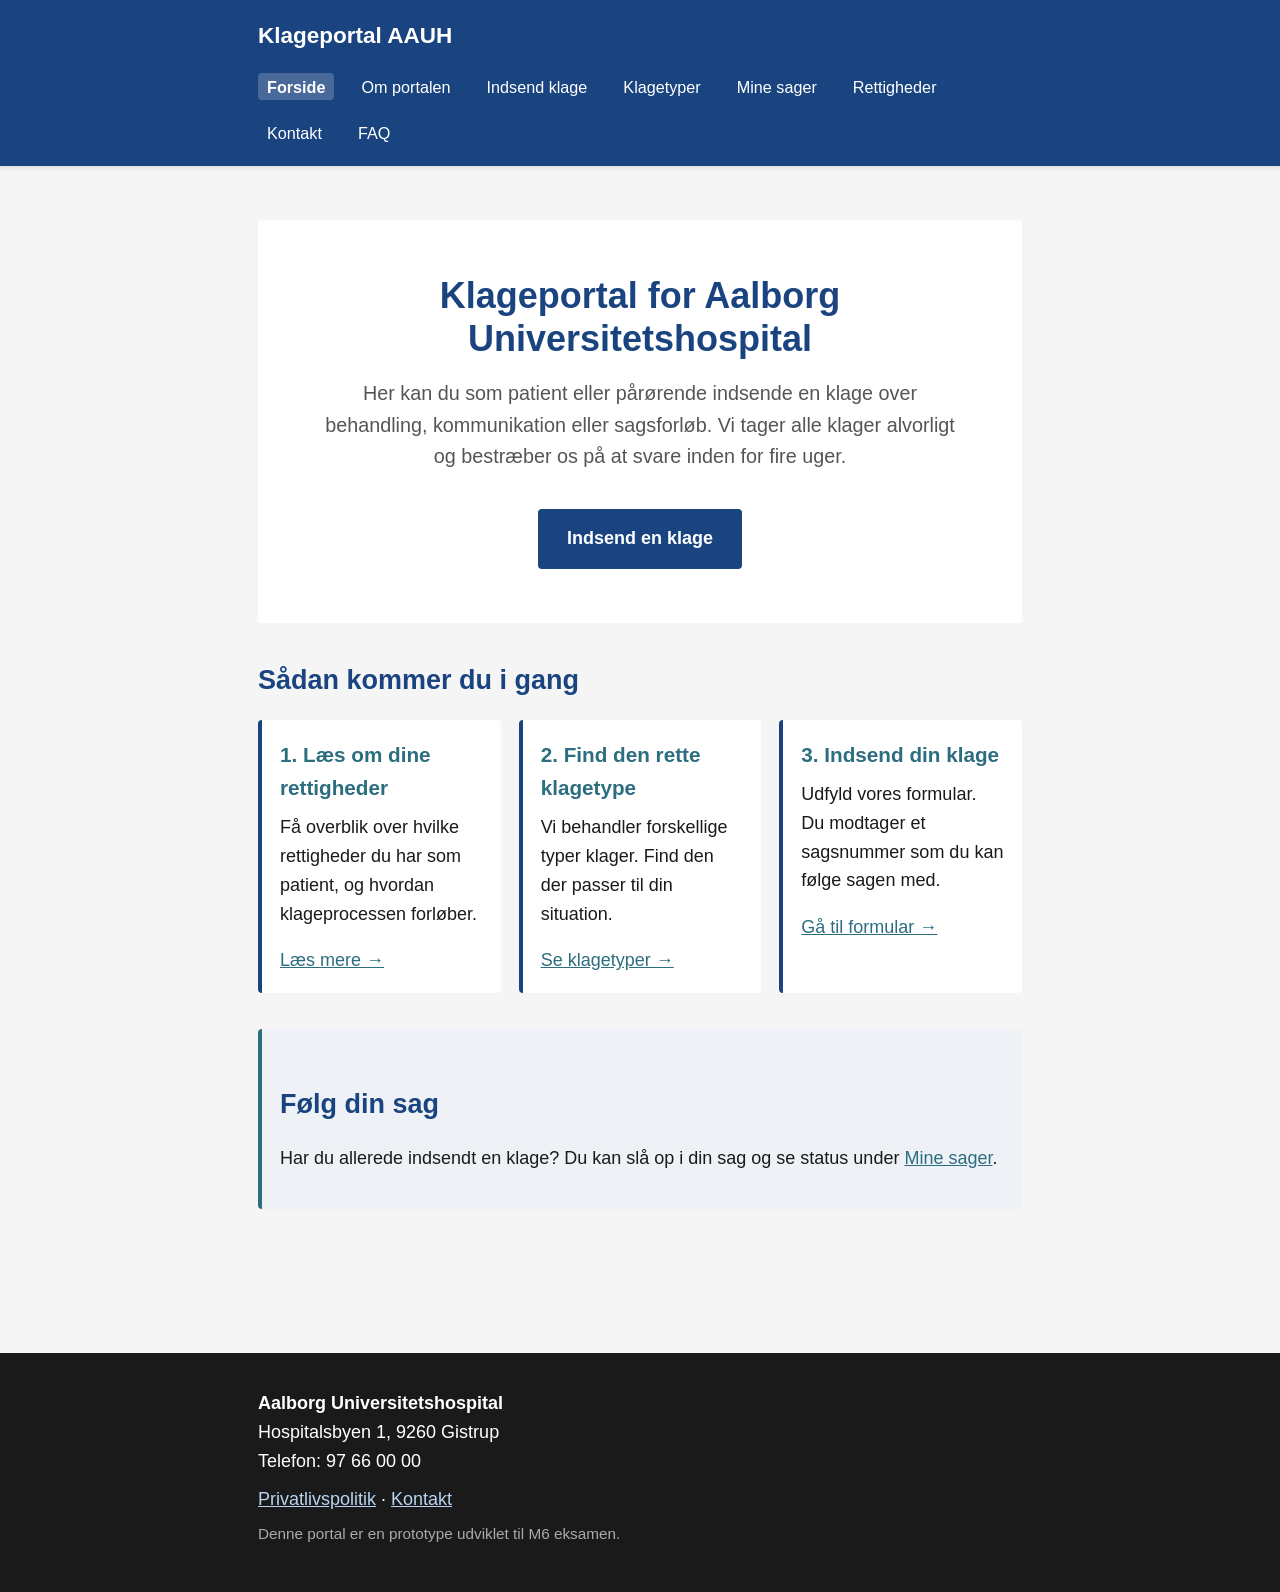
<file: html/index.html>
<!DOCTYPE html>
<html lang="da">
<head>
    <meta charset="UTF-8">
    <meta name="viewport" content="width=device-width, initial-scale=1.0">
    <title>Klageportal — Aalborg Universitetshospital</title>
    <link rel="stylesheet" href="../css/style.css">
    <link rel="stylesheet" href="../css/forms.css">
    <link rel="stylesheet" href="../css/responsive.css">
</head>
<body>
    <header>
        <div class="header-inner">
            <a href="index.html" class="logo">Klageportal AAUH</a>
            <nav>
                <ul>
                    <li><a href="index.html" class="active">Forside</a></li>
                    <li><a href="om-portalen.html">Om portalen</a></li>
                    <li><a href="indsend-klage.html">Indsend klage</a></li>
                    <li><a href="klagetyper.html">Klagetyper</a></li>
                    <li><a href="mine-sager.html">Mine sager</a></li>
                    <li><a href="patientrettigheder.html">Rettigheder</a></li>
                    <li><a href="kontakt.html">Kontakt</a></li>
                    <li><a href="faq.html">FAQ</a></li>
                </ul>
            </nav>
        </div>
    </header>

    <main>
        <section class="hero">
            <h1>Klageportal for Aalborg Universitetshospital</h1>
            <p class="lead">Her kan du som patient eller pårørende indsende en klage over behandling, kommunikation eller sagsforløb. Vi tager alle klager alvorligt og bestræber os på at svare inden for fire uger.</p>
            <a href="indsend-klage.html" class="btn btn-primary">Indsend en klage</a>
        </section>

        <section class="info-cards">
            <h2>Sådan kommer du i gang</h2>
            <div class="card-grid">
                <article class="card">
                    <h3>1. Læs om dine rettigheder</h3>
                    <p>Få overblik over hvilke rettigheder du har som patient, og hvordan klageprocessen forløber.</p>
                    <a href="patientrettigheder.html">Læs mere →</a>
                </article>
                <article class="card">
                    <h3>2. Find den rette klagetype</h3>
                    <p>Vi behandler forskellige typer klager. Find den der passer til din situation.</p>
                    <a href="klagetyper.html">Se klagetyper →</a>
                </article>
                <article class="card">
                    <h3>3. Indsend din klage</h3>
                    <p>Udfyld vores formular. Du modtager et sagsnummer som du kan følge sagen med.</p>
                    <a href="indsend-klage.html">Gå til formular →</a>
                </article>
            </div>
        </section>

        <section class="callout">
            <h2>Følg din sag</h2>
            <p>Har du allerede indsendt en klage? Du kan slå op i din sag og se status under <a href="mine-sager.html">Mine sager</a>.</p>
        </section>
    </main>

    <footer>
        <div class="footer-inner">
            <p><strong>Aalborg Universitetshospital</strong><br>
            Hospitalsbyen 1, 9260 Gistrup<br>
            Telefon: 97 66 00 00</p>
            <p><a href="privatlivspolitik.html">Privatlivspolitik</a> · <a href="kontakt.html">Kontakt</a></p>
            <p class="small">Denne portal er en prototype udviklet til M6 eksamen.</p>
        </div>
    </footer>
</body>
</html>
</file>
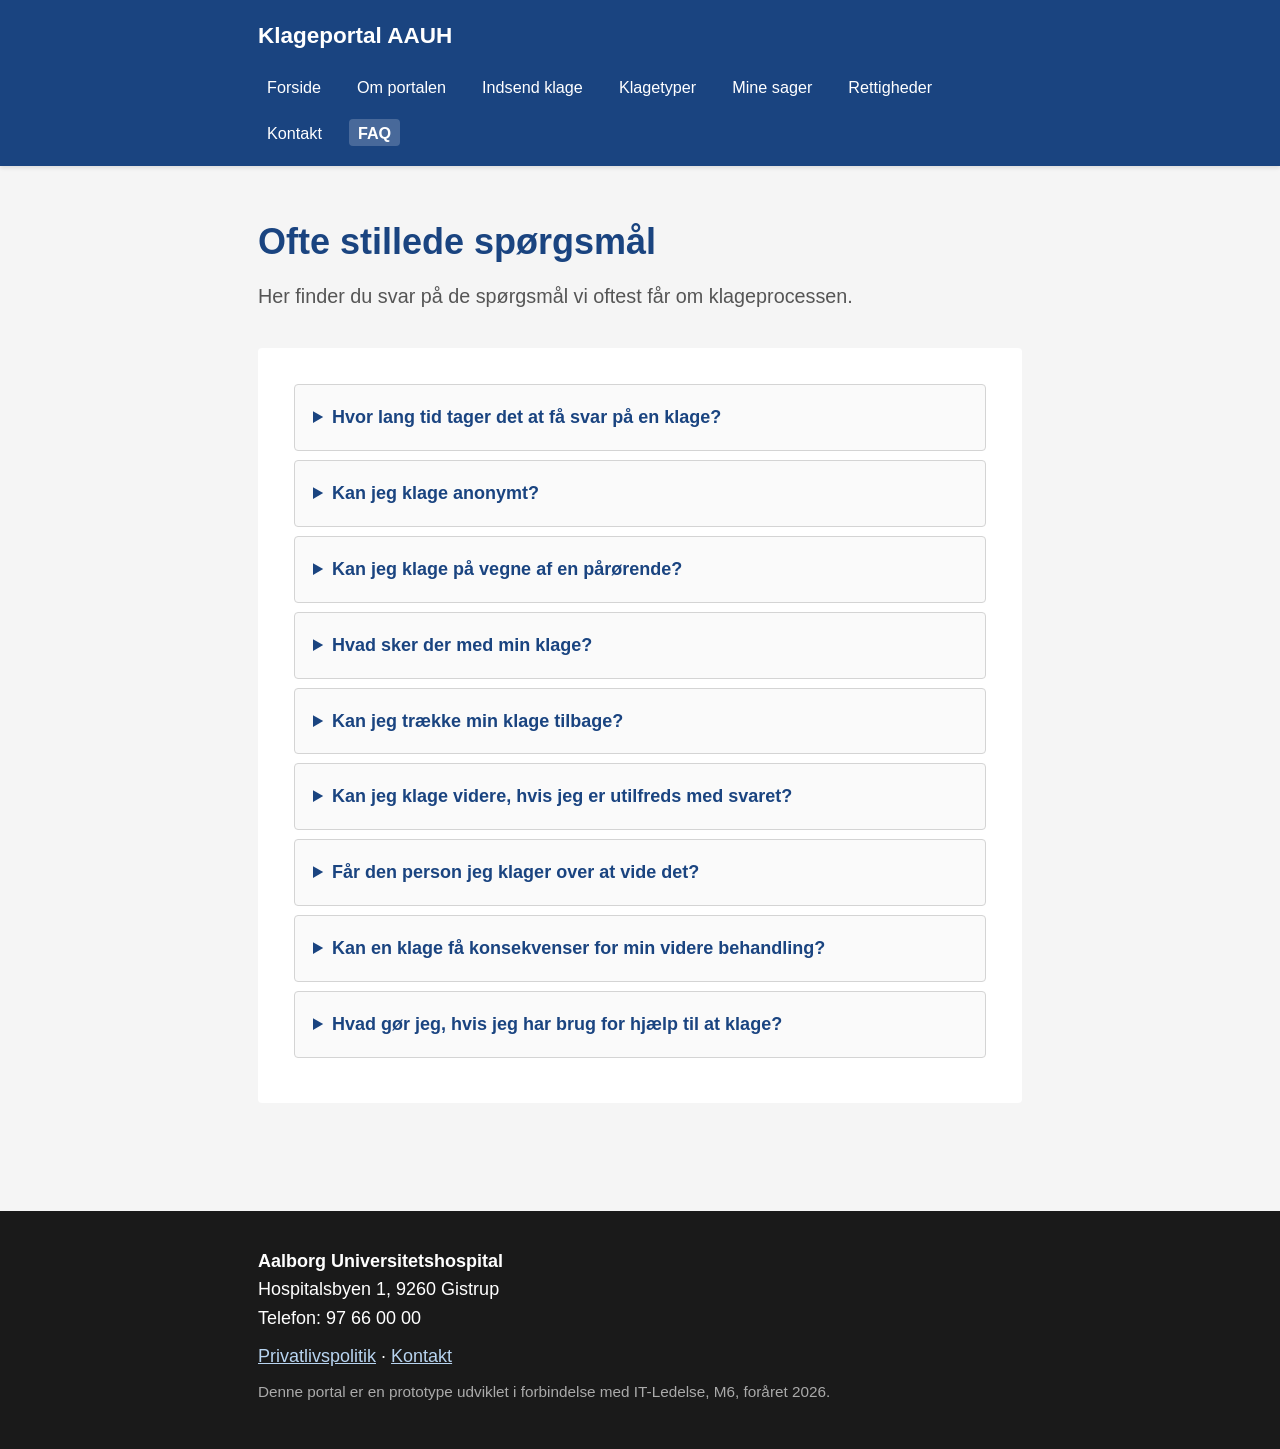
<file: html/faq.html>
<!DOCTYPE html>
<html lang="da">
<head>
    <meta charset="UTF-8">
    <meta name="viewport" content="width=device-width, initial-scale=1.0">
    <title>FAQ — Klageportal AAUH</title>
    <link rel="stylesheet" href="../css/style.css">
    <link rel="stylesheet" href="../css/forms.css">
    <link rel="stylesheet" href="../css/responsive.css">
</head>
<body>
    <header>
        <div class="header-inner">
            <a href="index.html" class="logo">Klageportal AAUH</a>
            <nav>
                <ul>
                    <li><a href="index.html">Forside</a></li>
                    <li><a href="om-portalen.html">Om portalen</a></li>
                    <li><a href="indsend-klage.html">Indsend klage</a></li>
                    <li><a href="klagetyper.html">Klagetyper</a></li>
                    <li><a href="mine-sager.html">Mine sager</a></li>
                    <li><a href="patientrettigheder.html">Rettigheder</a></li>
                    <li><a href="kontakt.html">Kontakt</a></li>
                    <li><a href="faq.html" class="active">FAQ</a></li>
                </ul>
            </nav>
        </div>
    </header>

    <main>
        <section class="page-header">
            <h1>Ofte stillede spørgsmål</h1>
            <p class="lead">Her finder du svar på de spørgsmål vi oftest får om klageprocessen.</p>
        </section>

        <section class="content faq-list">
            <details>
                <summary>Hvor lang tid tager det at få svar på en klage?</summary>
                <p>Du modtager bekræftelse på din klage inden for tre hverdage. Selve sagsbehandlingen tager typisk fire uger, men kan i komplekse sager strække sig op til tre måneder. Vi giver dig altid besked hvis det trækker ud.</p>
            </details>

            <details>
                <summary>Kan jeg klage anonymt?</summary>
                <p>Nej. For at vi kan undersøge sagen ordentligt, har vi brug for at vide hvem klagen vedrører. Dine oplysninger behandles fortroligt, og kun de sagsbehandlere der arbejder med din klage får adgang.</p>
            </details>

            <details>
                <summary>Kan jeg klage på vegne af en pårørende?</summary>
                <p>Ja, hvis du har samtykke fra patienten — eller hvis du er værge eller nær pårørende til en patient der ikke selv kan klage. Du skal kunne dokumentere relationen ved forespørgsel.</p>
            </details>

            <details>
                <summary>Hvad sker der med min klage?</summary>
                <p>Klagen modtages af klagekontoret, der registrerer den og tildeler et sagsnummer. En sagsbehandler kontakter dig hvis vi har brug for yderligere oplysninger. Vi indhenter journaloplysninger og spørger de involverede afdelinger om deres redegørelse. Når sagen er belyst, modtager du et skriftligt svar.</p>
            </details>

            <details>
                <summary>Kan jeg trække min klage tilbage?</summary>
                <p>Ja. Kontakt klagekontoret med dit sagsnummer, så annulleres sagen.</p>
            </details>

            <details>
                <summary>Kan jeg klage videre, hvis jeg er utilfreds med svaret?</summary>
                <p>Ja. Hvis du ikke er tilfreds med hospitalets behandling af din klage, kan du sende sagen videre til Styrelsen for Patientklager. Det skal ske inden 2 år fra hændelsen.</p>
            </details>

            <details>
                <summary>Får den person jeg klager over at vide det?</summary>
                <p>Ja, hvis klagen vedrører en konkret medarbejder, bliver vedkommende informeret som led i sagsbehandlingen og får mulighed for at afgive en redegørelse. Det er en grundlæggende retssikkerhedsprincip.</p>
            </details>

            <details>
                <summary>Kan en klage få konsekvenser for min videre behandling?</summary>
                <p>Nej. Du har ret til at klage, og det må aldrig påvirke kvaliteten af den behandling du modtager. Hvis du oplever det modsatte, vil vi gerne høre om det med det samme.</p>
            </details>

            <details>
                <summary>Hvad gør jeg, hvis jeg har brug for hjælp til at klage?</summary>
                <p>Kontakt patientvejlederen på telefon 97 66 12 34. Patientvejlederen kan hjælpe med at formulere klagen og pege dig i den rette retning. Det er gratis og uvildigt.</p>
            </details>
        </section>
    </main>

    <footer>
        <div class="footer-inner">
            <p><strong>Aalborg Universitetshospital</strong><br>
            Hospitalsbyen 1, 9260 Gistrup<br>
            Telefon: 97 66 00 00</p>
            <p><a href="privatlivspolitik.html">Privatlivspolitik</a> · <a href="kontakt.html">Kontakt</a></p>
            <p class="small">Denne portal er en prototype udviklet i forbindelse med IT-Ledelse, M6, foråret 2026.</p>
        </div>
    </footer>
</body>
</html>
</file>
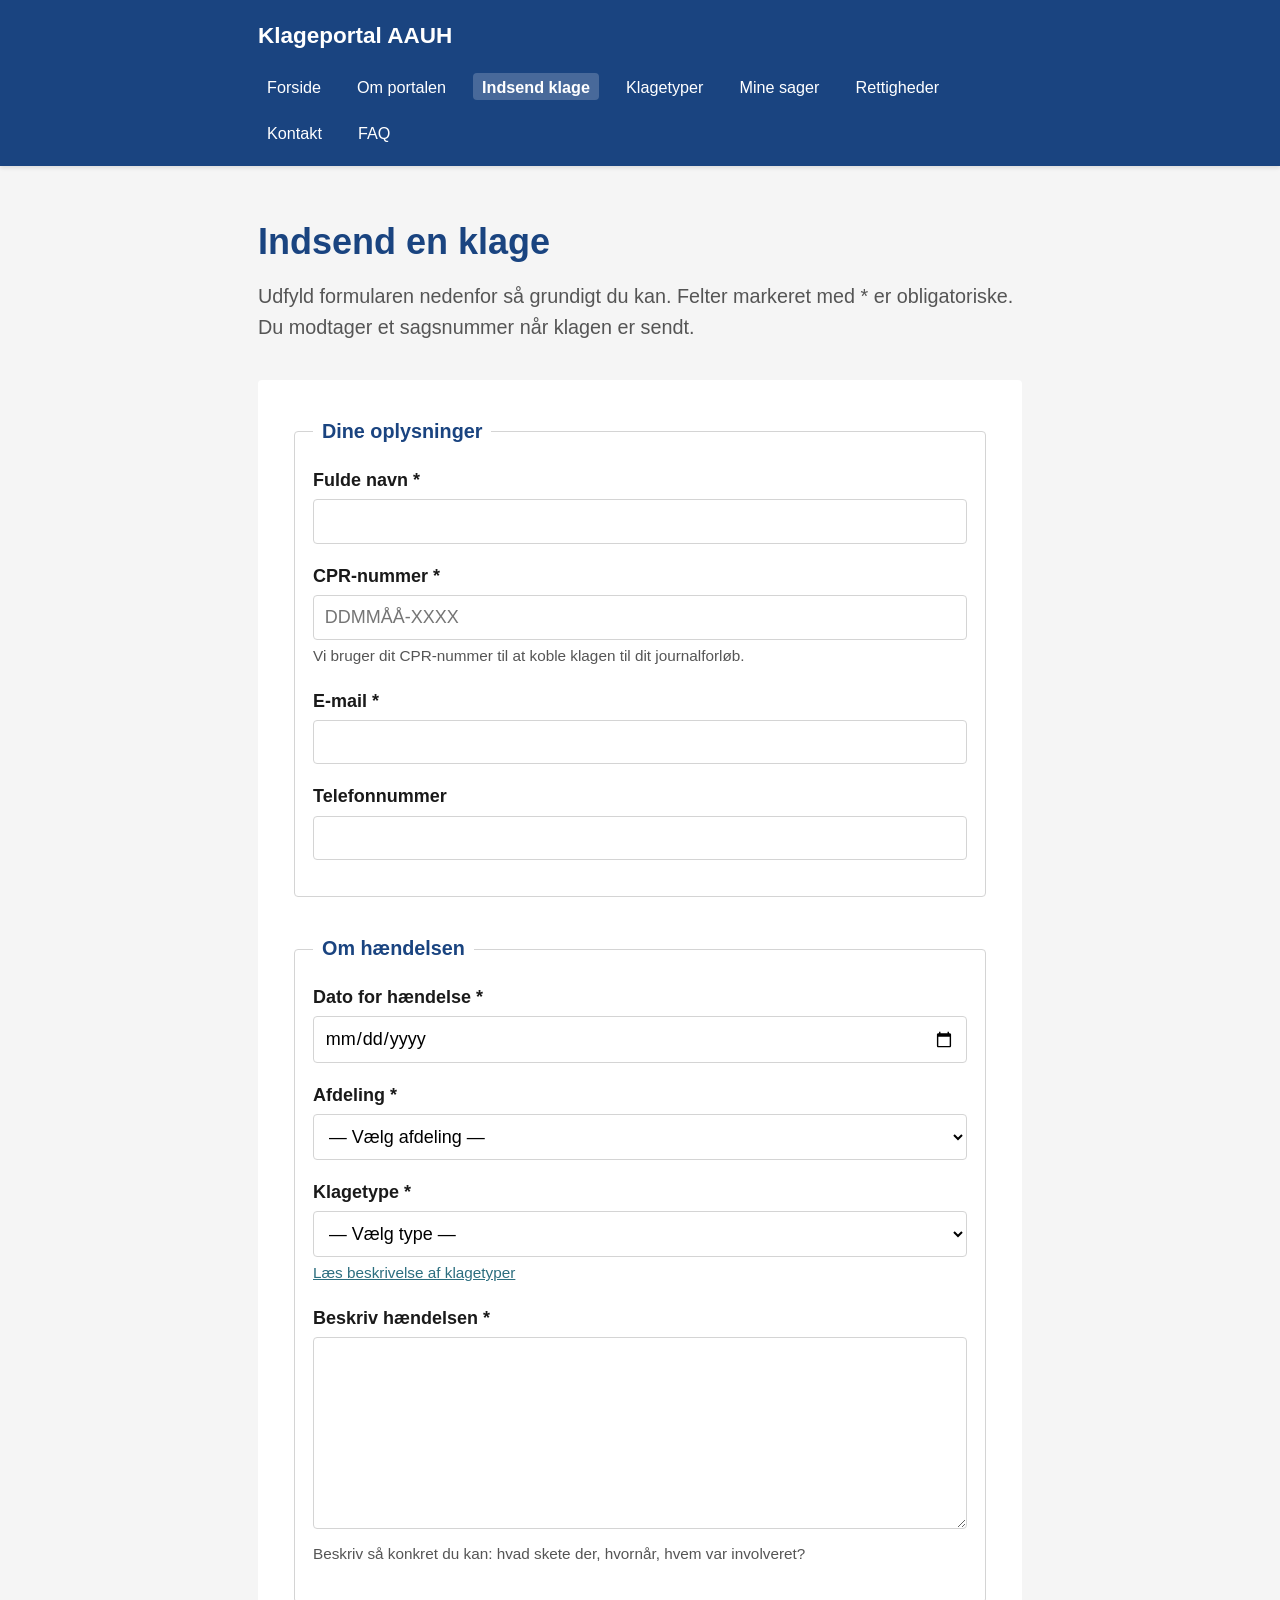
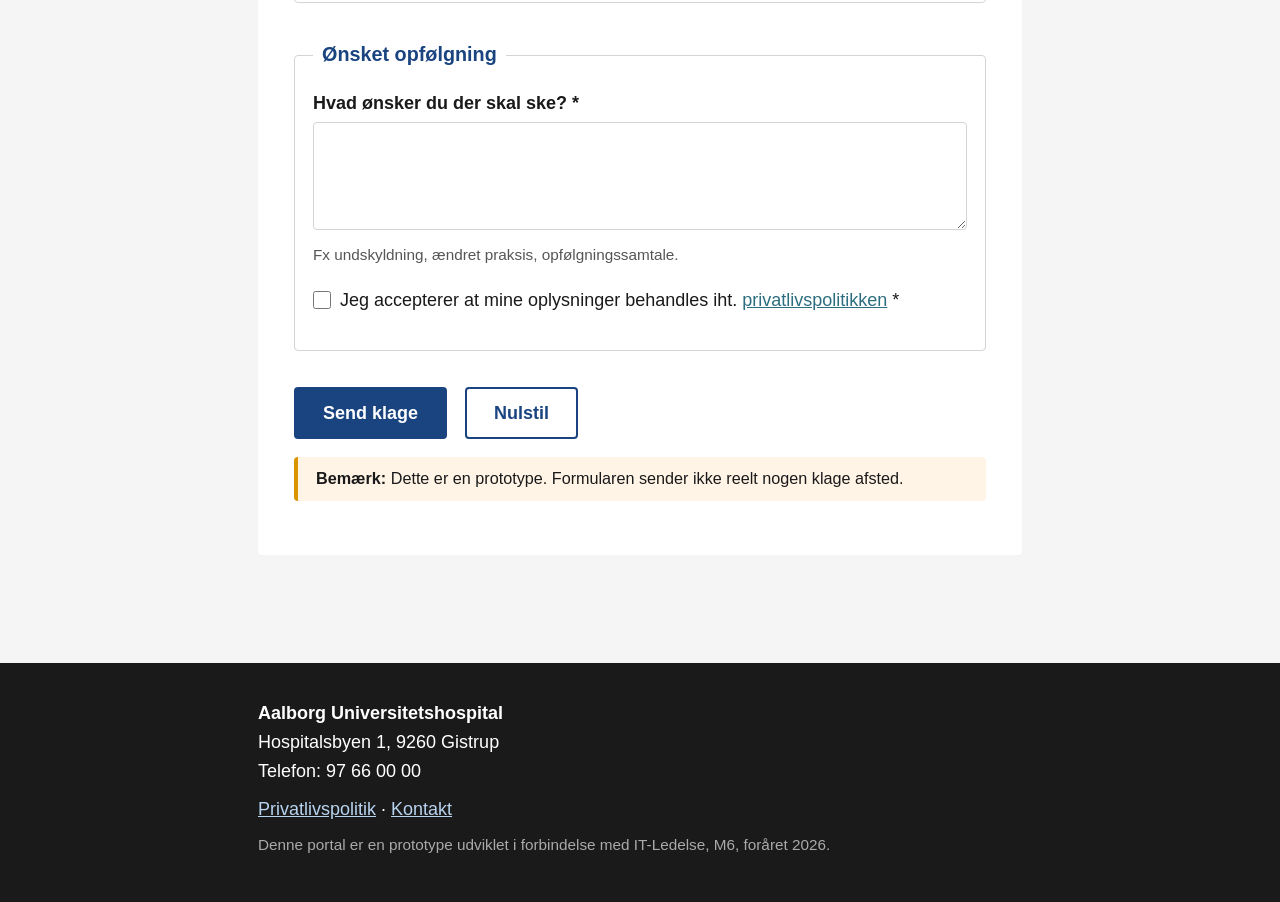
<file: html/indsend-klage.html>
<!DOCTYPE html>
<html lang="da">
<head>
    <meta charset="UTF-8">
    <meta name="viewport" content="width=device-width, initial-scale=1.0">
    <title>Klagetyper — Klageportal AAUH</title>
    <link rel="stylesheet" href="../css/style.css">
    <link rel="stylesheet" href="../css/forms.css">
    <link rel="stylesheet" href="../css/responsive.css">
</head>
<body>
    <header>
        <div class="header-inner">
            <a href="index.html" class="logo">Klageportal AAUH</a>
            <nav>
                <ul>
                    <li><a href="index.html">Forside</a></li>
                    <li><a href="om-portalen.html">Om portalen</a></li>
                    <li><a href="indsend-klage.html" class="active">Indsend klage</a></li>
                    <li><a href="klagetyper.html">Klagetyper</a></li>
                    <li><a href="mine-sager.html">Mine sager</a></li>
                    <li><a href="patientrettigheder.html">Rettigheder</a></li>
                    <li><a href="kontakt.html">Kontakt</a></li>
                    <li><a href="faq.html">FAQ</a></li>
                </ul>
            </nav>
        </div>
    </header>

    <main>
        <section class="page-header">
            <h1>Indsend en klage</h1>
            <p class="lead">Udfyld formularen nedenfor så grundigt du kan. Felter markeret med * er obligatoriske. Du modtager et sagsnummer når klagen er sendt.</p>
        </section>

        <section class="content form-wrapper">
            <form class="klage-form" action="#" method="post">

                <fieldset>
                    <legend>Dine oplysninger</legend>

                    <div class="form-group">
                        <label for="navn">Fulde navn *</label>
                        <input type="text" id="navn" name="navn" required>
                    </div>

                    <div class="form-group">
                        <label for="cpr">CPR-nummer *</label>
                        <input type="text" id="cpr" name="cpr" placeholder="DDMMÅÅ-XXXX" required>
                        <small>Vi bruger dit CPR-nummer til at koble klagen til dit journalforløb.</small>
                    </div>

                    <div class="form-group">
                        <label for="email">E-mail *</label>
                        <input type="email" id="email" name="email" required>
                    </div>

                    <div class="form-group">
                        <label for="telefon">Telefonnummer</label>
                        <input type="tel" id="telefon" name="telefon">
                    </div>
                </fieldset>

                <fieldset>
                    <legend>Om hændelsen</legend>

                    <div class="form-group">
                        <label for="dato">Dato for hændelse *</label>
                        <input type="date" id="dato" name="dato" required>
                    </div>

                    <div class="form-group">
                        <label for="afdeling">Afdeling *</label>
                        <select id="afdeling" name="afdeling" required>
                            <option value="">— Vælg afdeling —</option>
                            <option>Akutmodtagelsen</option>
                            <option>Børneafdelingen</option>
                            <option>Hjertemedicinsk afdeling</option>
                            <option>Kirurgisk afdeling</option>
                            <option>Onkologisk afdeling</option>
                            <option>Ortopædkirurgisk afdeling</option>
                            <option>Psykiatrisk afdeling</option>
                            <option>Andet — angiv i beskrivelse</option>
                        </select>
                    </div>

                    <div class="form-group">
                        <label for="type">Klagetype *</label>
                        <select id="type" name="type" required>
                            <option value="">— Vælg type —</option>
                            <option>Behandlingsforløb</option>
                            <option>Kommunikation med personale</option>
                            <option>Ventetid</option>
                            <option>Journalføring</option>
                            <option>Praktiske forhold (rengøring, mad m.m.)</option>
                            <option>Andet</option>
                        </select>
                        <small><a href="klagetyper.html">Læs beskrivelse af klagetyper</a></small>
                    </div>

                    <div class="form-group">
                        <label for="beskrivelse">Beskriv hændelsen *</label>
                        <textarea id="beskrivelse" name="beskrivelse" rows="8" required></textarea>
                        <small>Beskriv så konkret du kan: hvad skete der, hvornår, hvem var involveret?</small>
                    </div>
                </fieldset>

                <fieldset>
                    <legend>Ønsket opfølgning</legend>

                    <div class="form-group">
                        <label for="opfoelgning">Hvad ønsker du der skal ske? *</label>
                        <textarea id="opfoelgning" name="opfoelgning" rows="4" required></textarea>
                        <small>Fx undskyldning, ændret praksis, opfølgningssamtale.</small>
                    </div>

                    <div class="form-group checkbox-group">
                        <input type="checkbox" id="samtykke" name="samtykke" required>
                        <label for="samtykke">Jeg accepterer at mine oplysninger behandles iht. <a href="privatlivspolitik.html">privatlivspolitikken</a> *</label>
                    </div>
                </fieldset>

                <div class="form-actions">
                    <button type="submit" class="btn btn-primary">Send klage</button>
                    <button type="reset" class="btn btn-secondary">Nulstil</button>
                </div>

                <p class="form-note"><strong>Bemærk:</strong> Dette er en prototype. Formularen sender ikke reelt nogen klage afsted.</p>
            </form>
        </section>
    </main>

    <footer>
        <div class="footer-inner">
            <p><strong>Aalborg Universitetshospital</strong><br>
            Hospitalsbyen 1, 9260 Gistrup<br>
            Telefon: 97 66 00 00</p>
            <p><a href="privatlivspolitik.html">Privatlivspolitik</a> · <a href="kontakt.html">Kontakt</a></p>
            <p class="small">Denne portal er en prototype udviklet i forbindelse med IT-Ledelse, M6, foråret 2026.</p>
        </div>
    </footer>
</body>
</html>
</file>
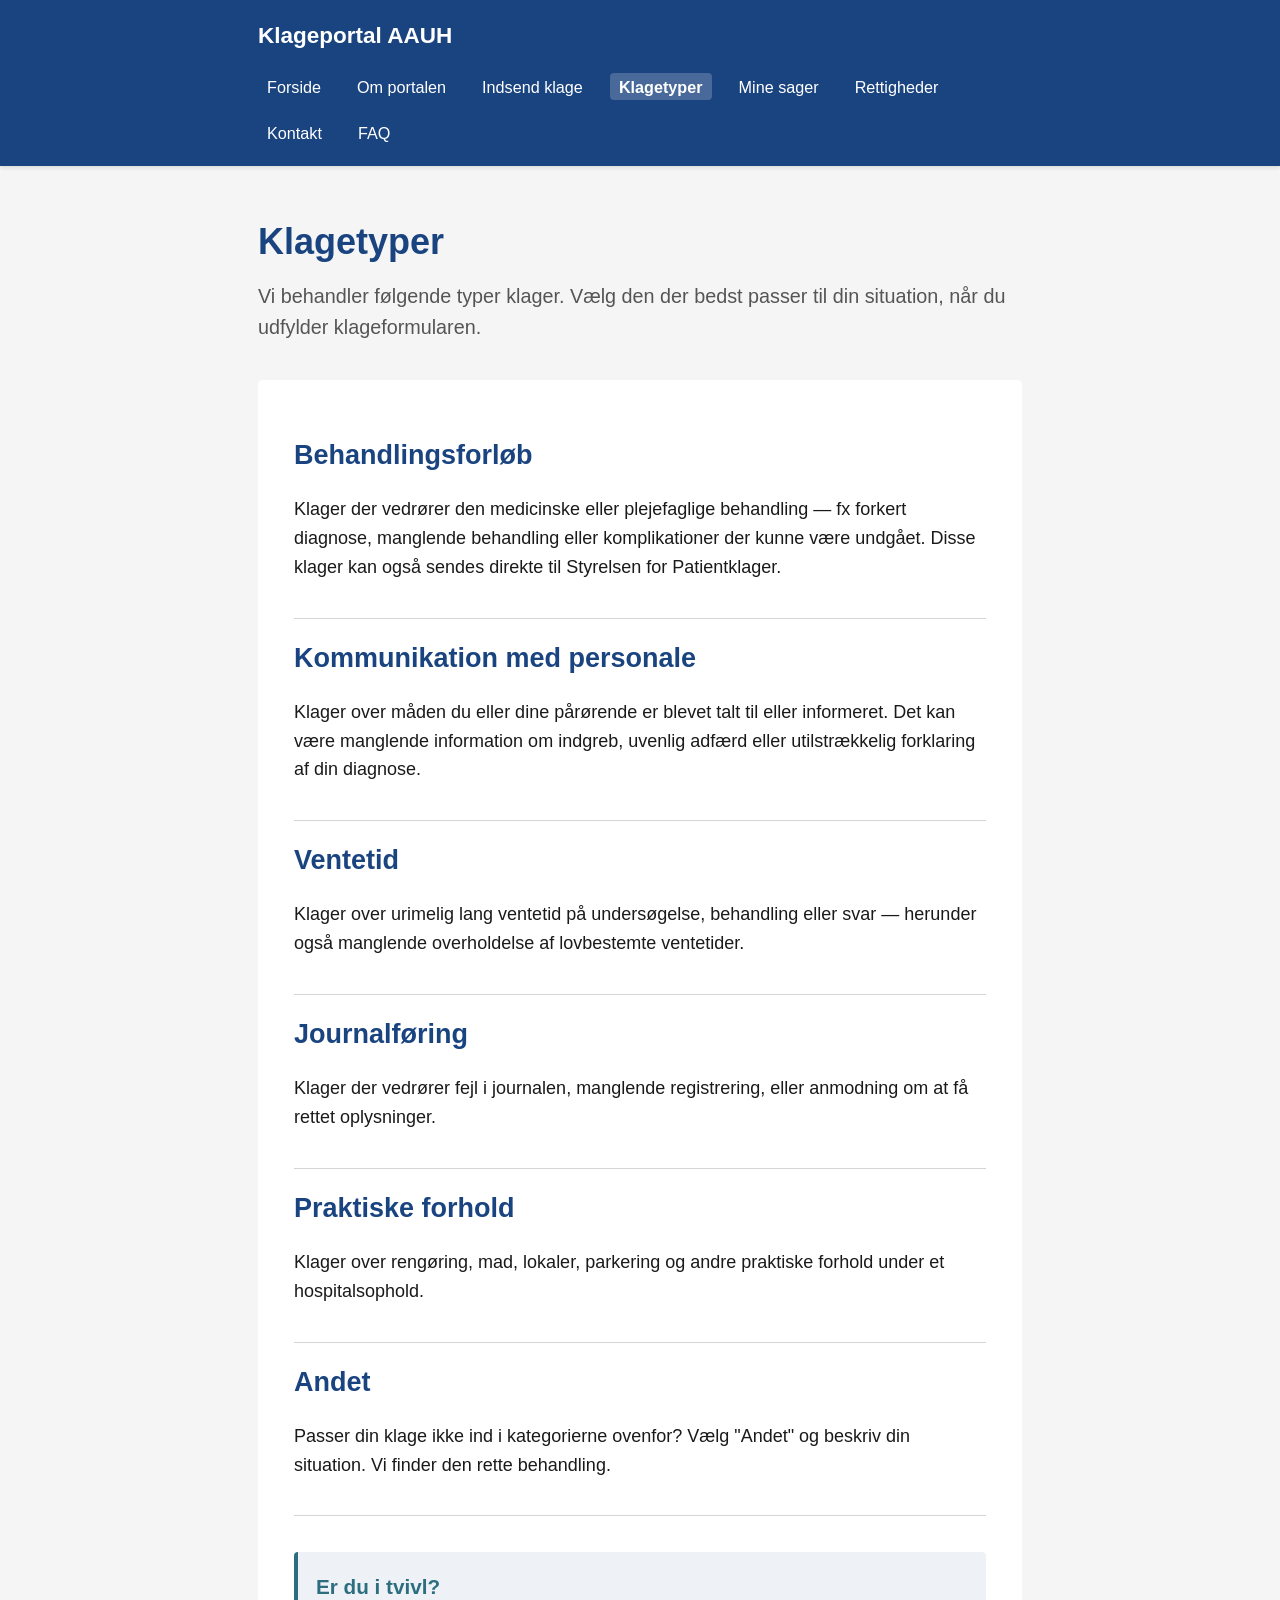
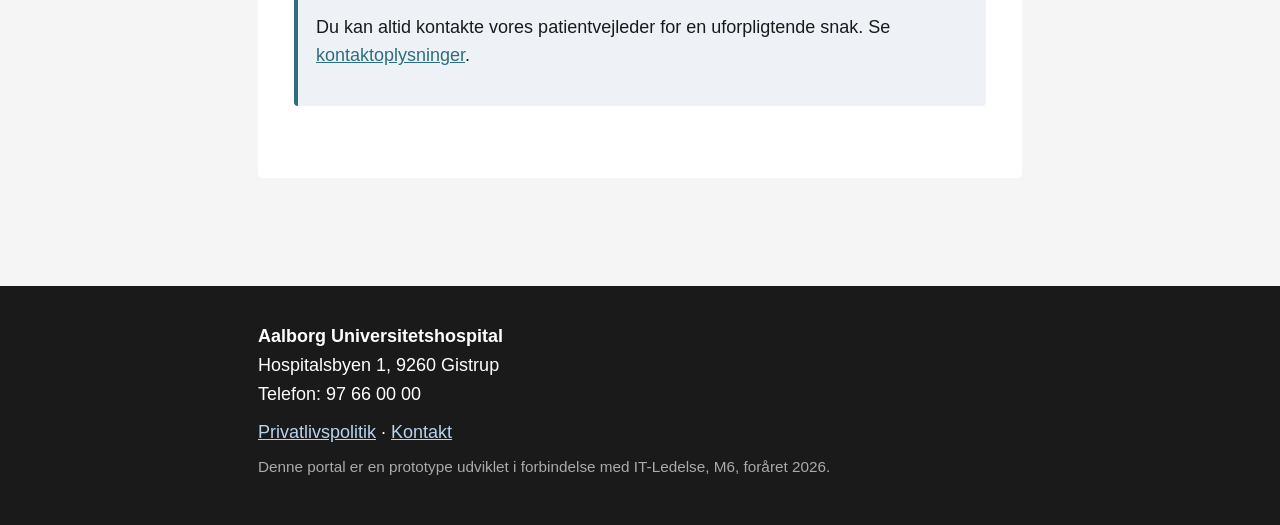
<file: html/klagetyper.html>
<!DOCTYPE html>
<html lang="da">
<head>
    <meta charset="UTF-8">
    <meta name="viewport" content="width=device-width, initial-scale=1.0">
    <title>Klagetyper — Klageportal AAUH</title>
    <link rel="stylesheet" href="../css/style.css">
    <link rel="stylesheet" href="../css/forms.css">
    <link rel="stylesheet" href="../css/responsive.css">
</head>
<body>
    <header>
        <div class="header-inner">
            <a href="index.html" class="logo">Klageportal AAUH</a>
            <nav>
                <ul>
                    <li><a href="index.html">Forside</a></li>
                    <li><a href="om-portalen.html">Om portalen</a></li>
                    <li><a href="indsend-klage.html">Indsend klage</a></li>
                    <li><a href="klagetyper.html" class="active">Klagetyper</a></li>
                    <li><a href="mine-sager.html">Mine sager</a></li>
                    <li><a href="patientrettigheder.html">Rettigheder</a></li>
                    <li><a href="kontakt.html">Kontakt</a></li>
                    <li><a href="faq.html">FAQ</a></li>
                </ul>
            </nav>
        </div>
    </header>

    <main>
        <section class="page-header">
            <h1>Klagetyper</h1>
            <p class="lead">Vi behandler følgende typer klager. Vælg den der bedst passer til din situation, når du udfylder klageformularen.</p>
        </section>

        <section class="content">
            <article class="info-block">
                <h2>Behandlingsforløb</h2>
                <p>Klager der vedrører den medicinske eller plejefaglige behandling — fx forkert diagnose, manglende behandling eller komplikationer der kunne være undgået. Disse klager kan også sendes direkte til Styrelsen for Patientklager.</p>
            </article>

            <article class="info-block">
                <h2>Kommunikation med personale</h2>
                <p>Klager over måden du eller dine pårørende er blevet talt til eller informeret. Det kan være manglende information om indgreb, uvenlig adfærd eller utilstrækkelig forklaring af din diagnose.</p>
            </article>

            <article class="info-block">
                <h2>Ventetid</h2>
                <p>Klager over urimelig lang ventetid på undersøgelse, behandling eller svar — herunder også manglende overholdelse af lovbestemte ventetider.</p>
            </article>

            <article class="info-block">
                <h2>Journalføring</h2>
                <p>Klager der vedrører fejl i journalen, manglende registrering, eller anmodning om at få rettet oplysninger.</p>
            </article>

            <article class="info-block">
                <h2>Praktiske forhold</h2>
                <p>Klager over rengøring, mad, lokaler, parkering og andre praktiske forhold under et hospitalsophold.</p>
            </article>

            <article class="info-block">
                <h2>Andet</h2>
                <p>Passer din klage ikke ind i kategorierne ovenfor? Vælg "Andet" og beskriv din situation. Vi finder den rette behandling.</p>
            </article>

            <div class="callout">
                <h3>Er du i tvivl?</h3>
                <p>Du kan altid kontakte vores patientvejleder for en uforpligtende snak. Se <a href="kontakt.html">kontaktoplysninger</a>.</p>
            </div>
        </section>
    </main>

    <footer>
        <div class="footer-inner">
            <p><strong>Aalborg Universitetshospital</strong><br>
            Hospitalsbyen 1, 9260 Gistrup<br>
            Telefon: 97 66 00 00</p>
            <p><a href="privatlivspolitik.html">Privatlivspolitik</a> · <a href="kontakt.html">Kontakt</a></p>
            <p class="small">Denne portal er en prototype udviklet i forbindelse med IT-Ledelse, M6, foråret 2026.</p>
        </div>
    </footer>
</body>
</html>
</file>
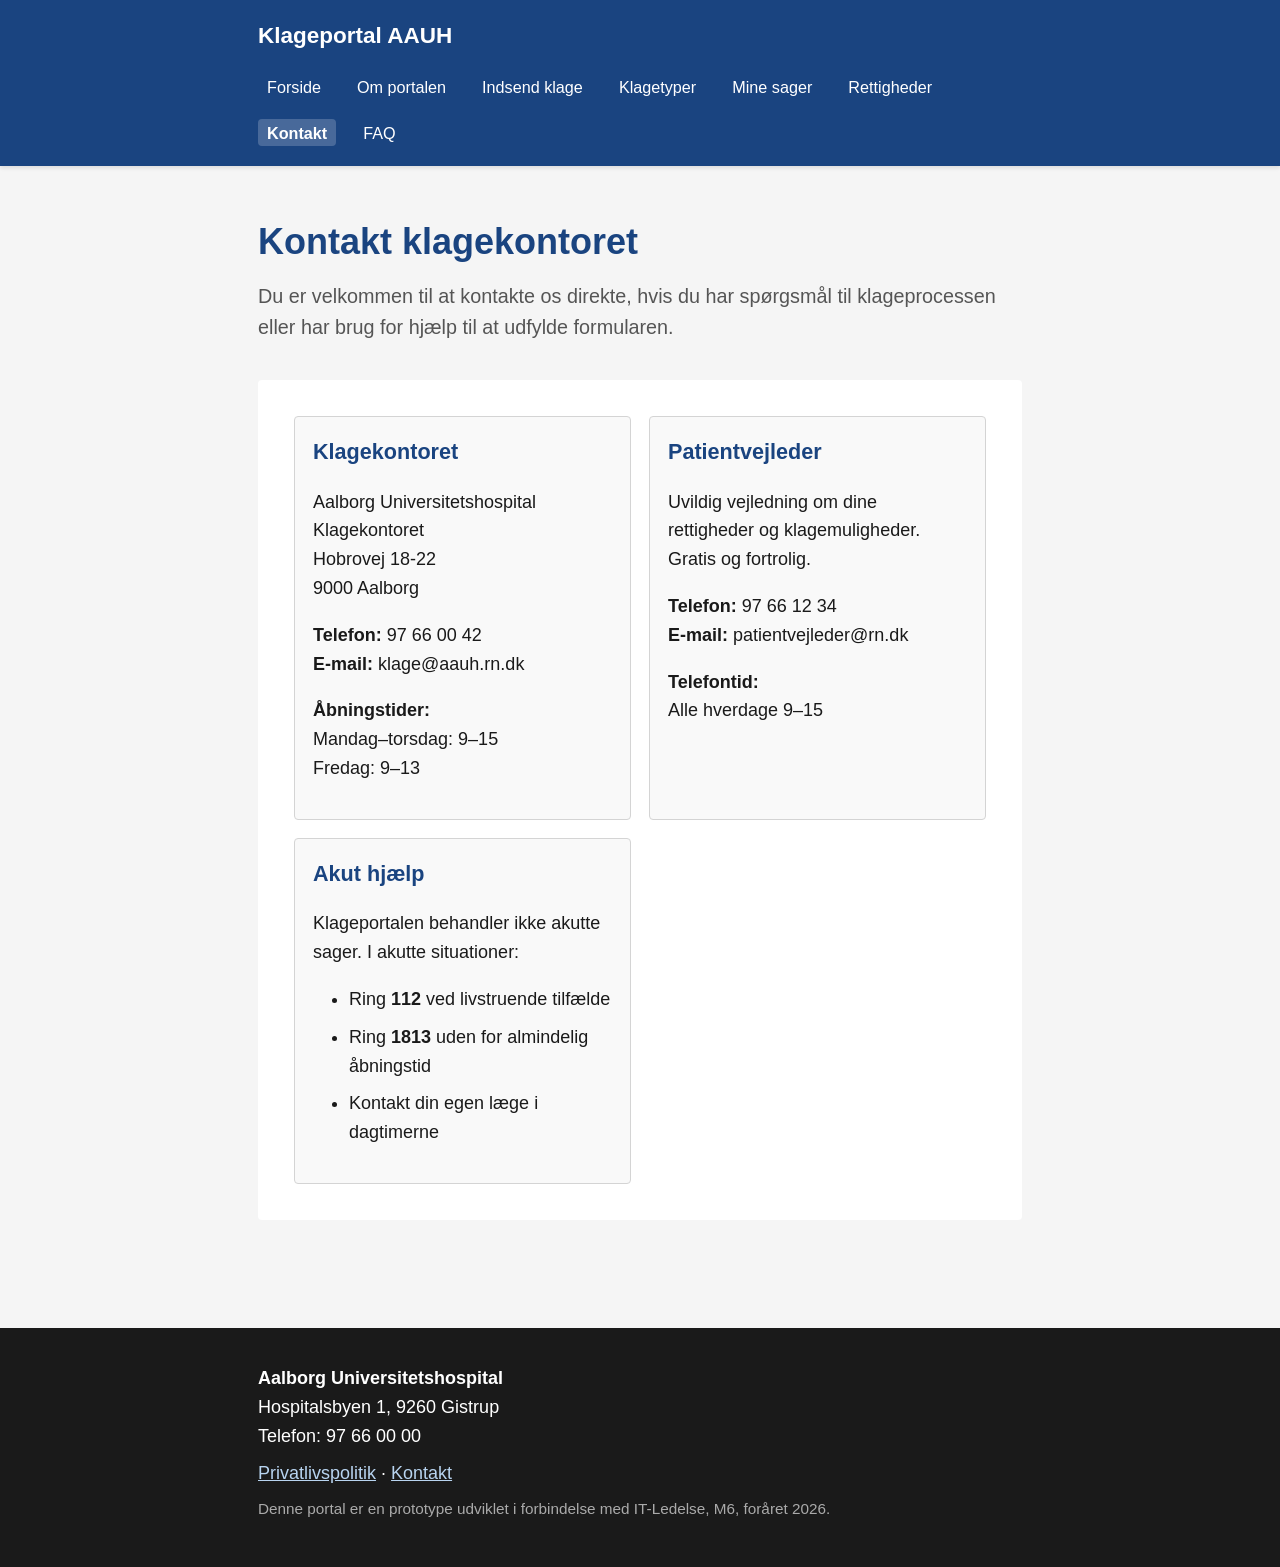
<file: html/kontakt.html>
<!DOCTYPE html>
<html lang="da">
<head>
    <meta charset="UTF-8">
    <meta name="viewport" content="width=device-width, initial-scale=1.0">
    <title>Kontakt — Klageportal AAUH</title>
    <link rel="stylesheet" href="../css/style.css">
    <link rel="stylesheet" href="../css/forms.css">
    <link rel="stylesheet" href="../css/responsive.css">
</head>
<body>
    <header>
        <div class="header-inner">
            <a href="index.html" class="logo">Klageportal AAUH</a>
            <nav>
                <ul>
                    <li><a href="index.html">Forside</a></li>
                    <li><a href="om-portalen.html">Om portalen</a></li>
                    <li><a href="indsend-klage.html">Indsend klage</a></li>
                    <li><a href="klagetyper.html">Klagetyper</a></li>
                    <li><a href="mine-sager.html">Mine sager</a></li>
                    <li><a href="patientrettigheder.html">Rettigheder</a></li>
                    <li><a href="kontakt.html" class="active">Kontakt</a></li>
                    <li><a href="faq.html">FAQ</a></li>
                </ul>
            </nav>
        </div>
    </header>

    <main>
        <section class="page-header">
            <h1>Kontakt klagekontoret</h1>
            <p class="lead">Du er velkommen til at kontakte os direkte, hvis du har spørgsmål til klageprocessen eller har brug for hjælp til at udfylde formularen.</p>
        </section>

        <section class="content">
            <div class="contact-grid">
                <article class="contact-card">
                    <h2>Klagekontoret</h2>
                    <p>
                        Aalborg Universitetshospital<br>
                        Klagekontoret<br>
                        Hobrovej 18-22<br>
                        9000 Aalborg
                    </p>
                    <p>
                        <strong>Telefon:</strong> 97 66 00 42<br>
                        <strong>E-mail:</strong> klage@aauh.rn.dk
                    </p>
                    <p><strong>Åbningstider:</strong><br>
                        Mandag–torsdag: 9–15<br>
                        Fredag: 9–13
                    </p>
                </article>

                <article class="contact-card">
                    <h2>Patientvejleder</h2>
                    <p>Uvildig vejledning om dine rettigheder og klagemuligheder. Gratis og fortrolig.</p>
                    <p>
                        <strong>Telefon:</strong> 97 66 12 34<br>
                        <strong>E-mail:</strong> patientvejleder@rn.dk
                    </p>
                    <p><strong>Telefontid:</strong><br>
                        Alle hverdage 9–15
                    </p>
                </article>

                <article class="contact-card">
                    <h2>Akut hjælp</h2>
                    <p>Klageportalen behandler ikke akutte sager. I akutte situationer:</p>
                    <ul>
                        <li>Ring <strong>112</strong> ved livstruende tilfælde</li>
                        <li>Ring <strong>1813</strong> uden for almindelig åbningstid</li>
                        <li>Kontakt din egen læge i dagtimerne</li>
                    </ul>
                </article>
            </div>
        </section>
    </main>

    <footer>
        <div class="footer-inner">
            <p><strong>Aalborg Universitetshospital</strong><br>
            Hospitalsbyen 1, 9260 Gistrup<br>
            Telefon: 97 66 00 00</p>
            <p><a href="privatlivspolitik.html">Privatlivspolitik</a> · <a href="kontakt.html">Kontakt</a></p>
            <p class="small">Denne portal er en prototype udviklet i forbindelse med IT-Ledelse, M6, foråret 2026.</p>
        </div>
    </footer>
</body>
</html>
</file>
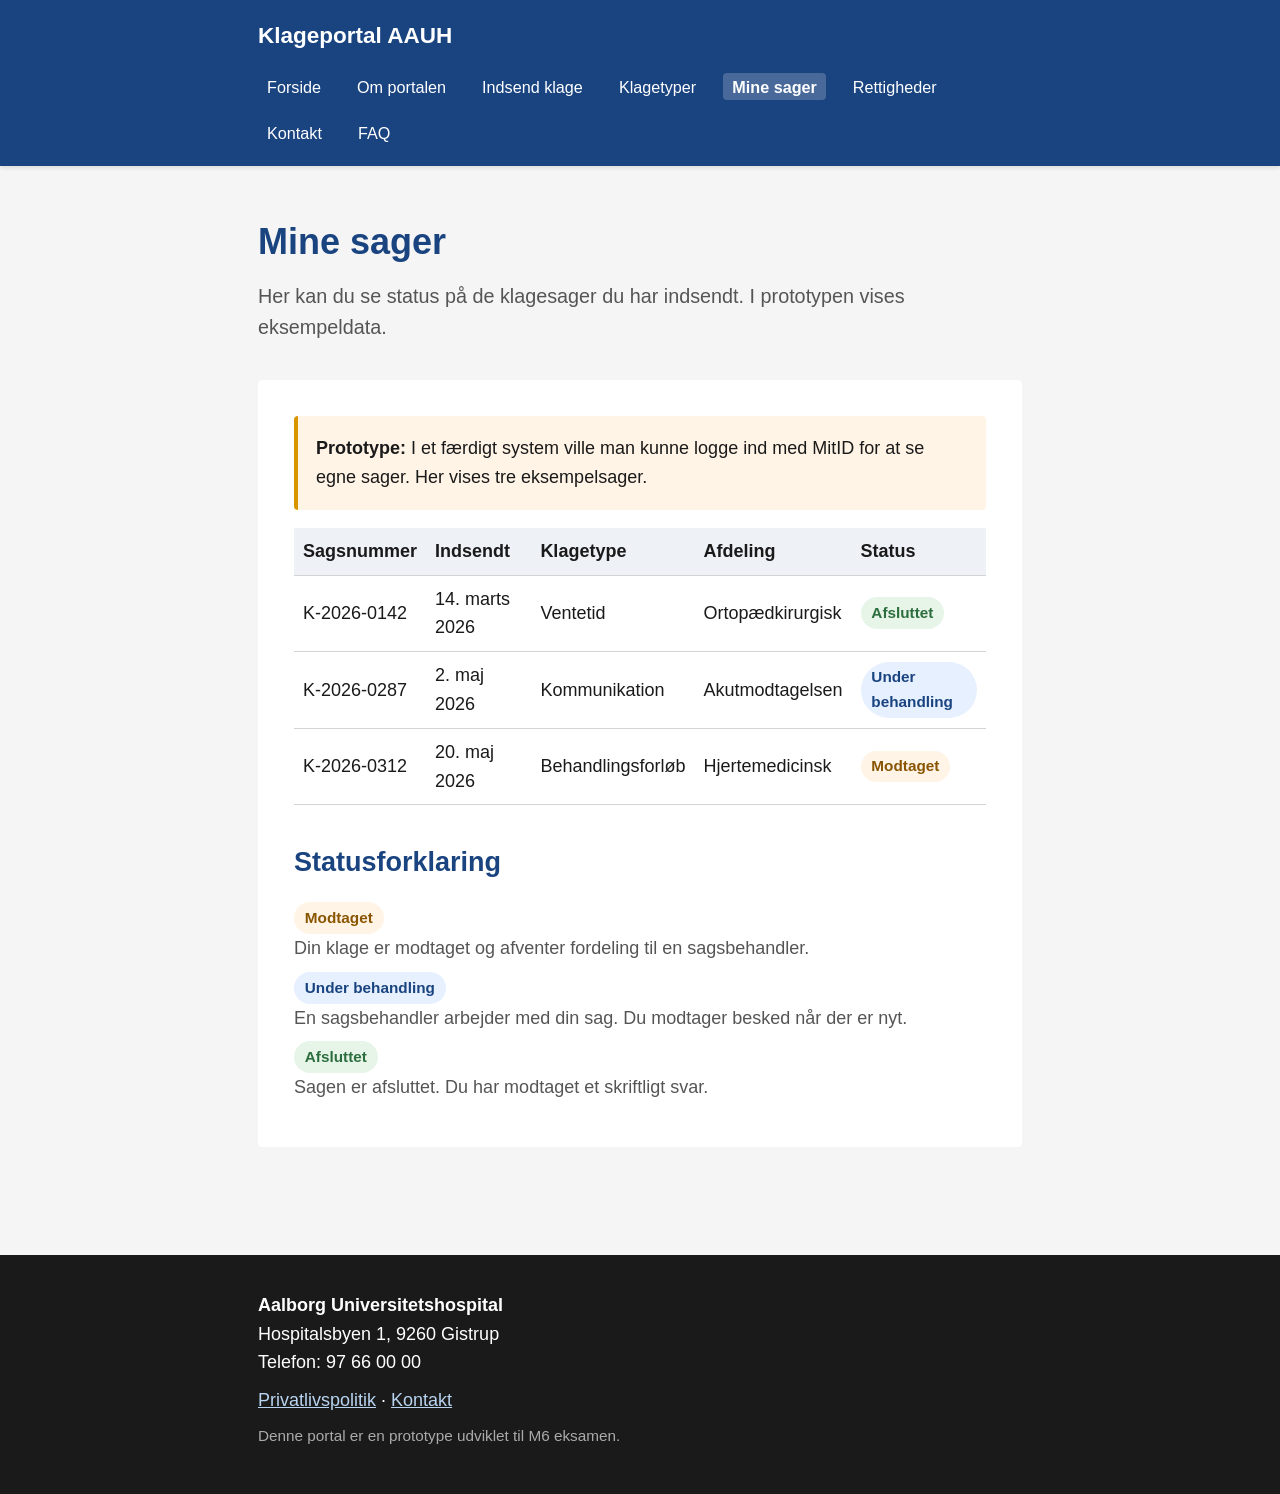
<file: html/mine-sager.html>
<!DOCTYPE html>
<html lang="da">
<head>
    <meta charset="UTF-8">
    <meta name="viewport" content="width=device-width, initial-scale=1.0">
    <title>Mine sager — Klageportal AAUH</title>
    <link rel="stylesheet" href="../css/style.css">
    <link rel="stylesheet" href="../css/forms.css">
    <link rel="stylesheet" href="../css/responsive.css">
</head>
<body>
    <header>
        <div class="header-inner">
            <a href="index.html" class="logo">Klageportal AAUH</a>
            <nav>
                <ul>
                    <li><a href="index.html">Forside</a></li>
                    <li><a href="om-portalen.html">Om portalen</a></li>
                    <li><a href="indsend-klage.html">Indsend klage</a></li>
                    <li><a href="klagetyper.html">Klagetyper</a></li>
                    <li><a href="mine-sager.html" class="active">Mine sager</a></li>
                    <li><a href="patientrettigheder.html">Rettigheder</a></li>
                    <li><a href="kontakt.html">Kontakt</a></li>
                    <li><a href="faq.html">FAQ</a></li>
                </ul>
            </nav>
        </div>
    </header>

    <main>
        <section class="page-header">
            <h1>Mine sager</h1>
            <p class="lead">Her kan du se status på de klagesager du har indsendt. I prototypen vises eksempeldata.</p>
        </section>

        <section class="content">
            <div class="prototype-note">
                <strong>Prototype:</strong> I et færdigt system ville man kunne logge ind med MitID for at se egne sager. Her vises tre eksempelsager.
            </div>

            <table class="sager-tabel">
                <thead>
                    <tr>
                        <th>Sagsnummer</th>
                        <th>Indsendt</th>
                        <th>Klagetype</th>
                        <th>Afdeling</th>
                        <th>Status</th>
                    </tr>
                </thead>
                <tbody>
                    <tr>
                        <td>K-2026-0142</td>
                        <td>14. marts 2026</td>
                        <td>Ventetid</td>
                        <td>Ortopædkirurgisk</td>
                        <td><span class="status status-done">Afsluttet</span></td>
                    </tr>
                    <tr>
                        <td>K-2026-0287</td>
                        <td>2. maj 2026</td>
                        <td>Kommunikation</td>
                        <td>Akutmodtagelsen</td>
                        <td><span class="status status-active">Under behandling</span></td>
                    </tr>
                    <tr>
                        <td>K-2026-0312</td>
                        <td>20. maj 2026</td>
                        <td>Behandlingsforløb</td>
                        <td>Hjertemedicinsk</td>
                        <td><span class="status status-new">Modtaget</span></td>
                    </tr>
                </tbody>
            </table>

            <h2>Statusforklaring</h2>
            <dl class="status-forklaring">
                <dt><span class="status status-new">Modtaget</span></dt>
                <dd>Din klage er modtaget og afventer fordeling til en sagsbehandler.</dd>

                <dt><span class="status status-active">Under behandling</span></dt>
                <dd>En sagsbehandler arbejder med din sag. Du modtager besked når der er nyt.</dd>

                <dt><span class="status status-done">Afsluttet</span></dt>
                <dd>Sagen er afsluttet. Du har modtaget et skriftligt svar.</dd>
            </dl>
        </section>
    </main>

    <footer>
        <div class="footer-inner">
            <p><strong>Aalborg Universitetshospital</strong><br>
            Hospitalsbyen 1, 9260 Gistrup<br>
            Telefon: 97 66 00 00</p>
            <p><a href="privatlivspolitik.html">Privatlivspolitik</a> · <a href="kontakt.html">Kontakt</a></p>
            <p class="small">Denne portal er en prototype udviklet til M6 eksamen.</p>
        </div>
    </footer>
</body>
</file>
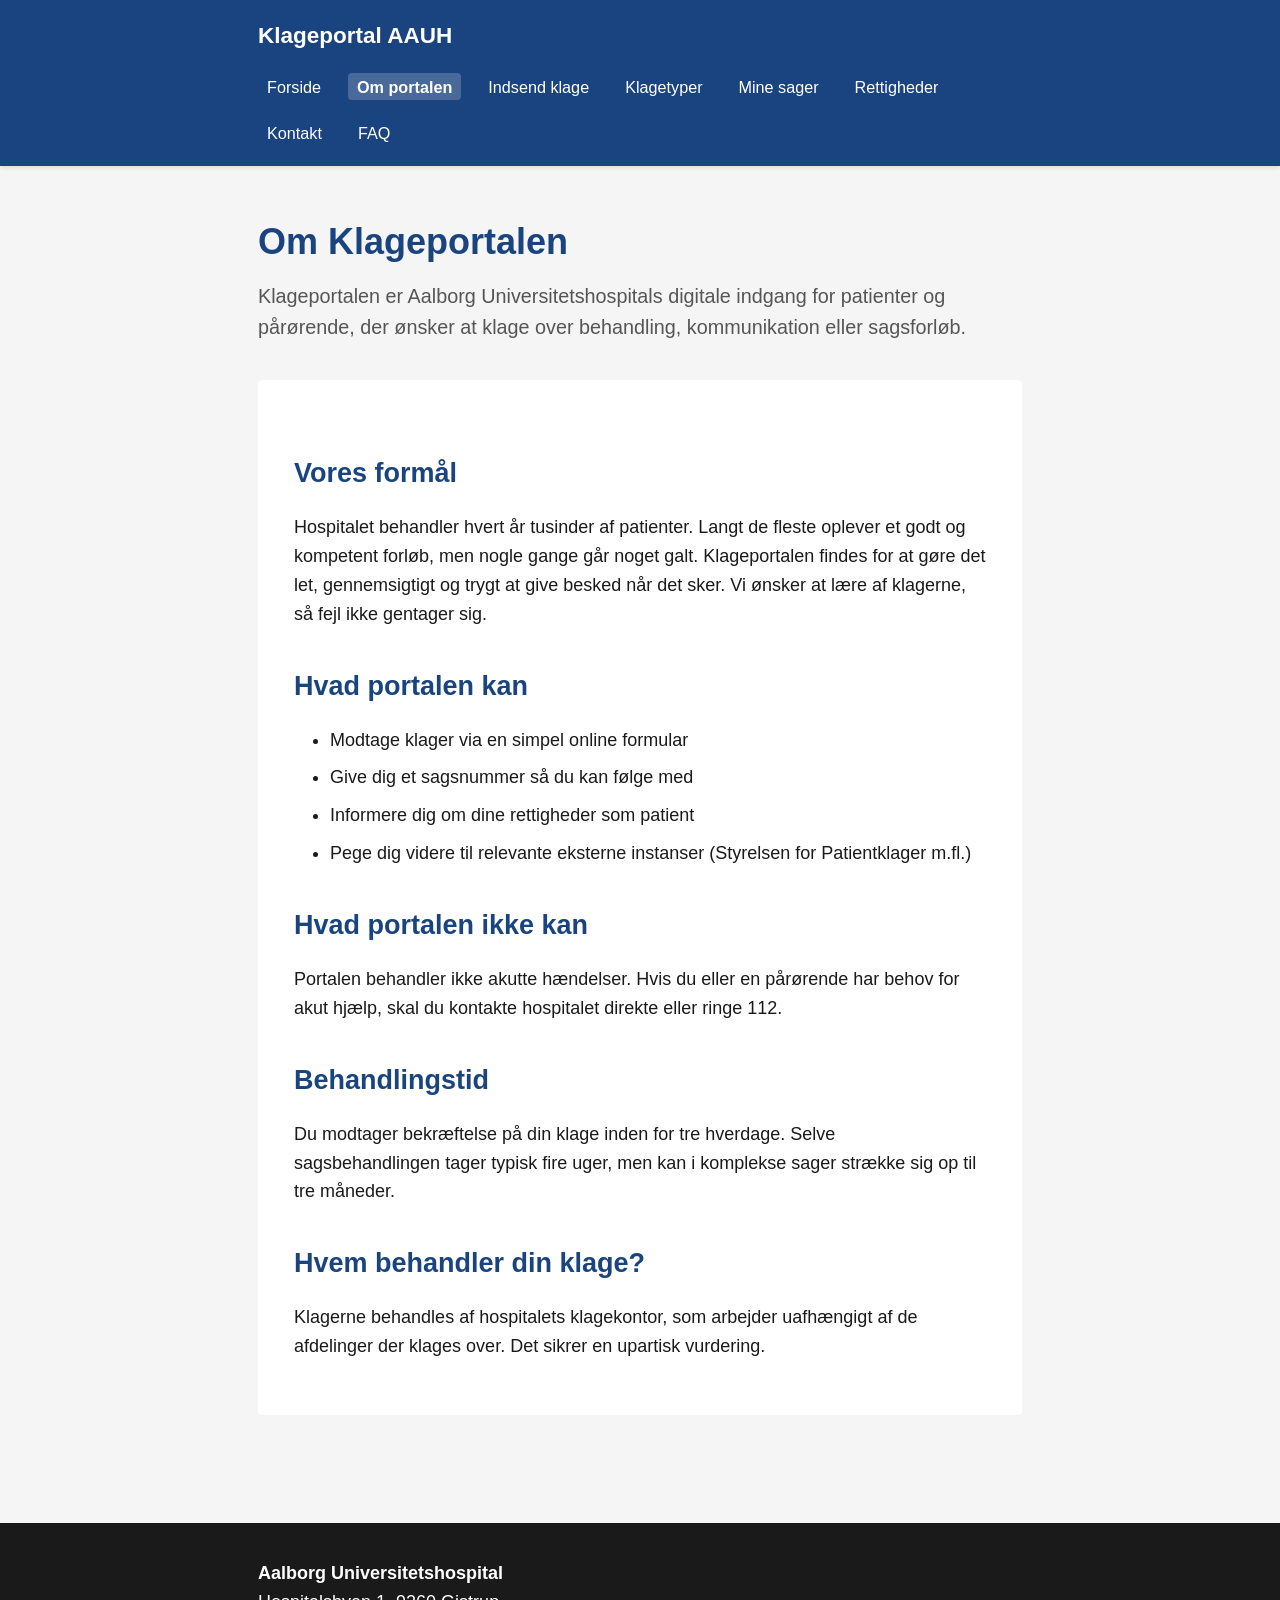
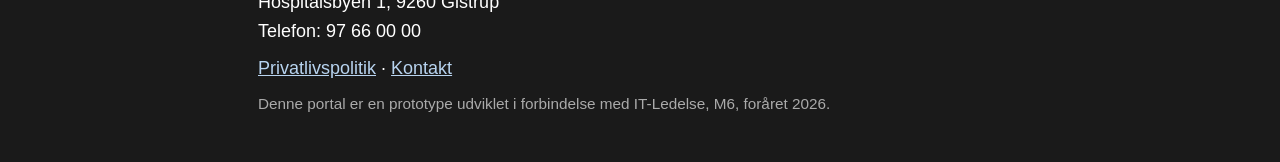
<file: html/om-portalen.html>
<!DOCTYPE html>
<html lang="da">
<head>
    <meta charset="UTF-8">
    <meta name="viewport" content="width=device-width, initial-scale=1.0">
    <title>Om portalen — Klageportal AAUH</title>
    <link rel="stylesheet" href="../css/style.css">
    <link rel="stylesheet" href="../css/forms.css">
    <link rel="stylesheet" href="../css/responsive.css">
</head>
<body>
    <header>
        <div class="header-inner">
            <a href="index.html" class="logo">Klageportal AAUH</a>
            <nav>
                <ul>
                    <li><a href="index.html">Forside</a></li>
                    <li><a href="om-portalen.html" class="active">Om portalen</a></li>
                    <li><a href="indsend-klage.html">Indsend klage</a></li>
                    <li><a href="klagetyper.html">Klagetyper</a></li>
                    <li><a href="mine-sager.html">Mine sager</a></li>
                    <li><a href="patientrettigheder.html">Rettigheder</a></li>
                    <li><a href="kontakt.html">Kontakt</a></li>
                    <li><a href="faq.html">FAQ</a></li>
                </ul>
            </nav>
        </div>
    </header>

    <main>
        <section class="page-header">
            <h1>Om Klageportalen</h1>
            <p class="lead">Klageportalen er Aalborg Universitetshospitals digitale indgang for patienter og pårørende, der ønsker at klage over behandling, kommunikation eller sagsforløb.</p>
        </section>

        <section class="content">
            <h2>Vores formål</h2>
            <p>Hospitalet behandler hvert år tusinder af patienter. Langt de fleste oplever et godt og kompetent forløb, men nogle gange går noget galt. Klageportalen findes for at gøre det let, gennemsigtigt og trygt at give besked når det sker. Vi ønsker at lære af klagerne, så fejl ikke gentager sig.</p>

            <h2>Hvad portalen kan</h2>
            <ul>
                <li>Modtage klager via en simpel online formular</li>
                <li>Give dig et sagsnummer så du kan følge med</li>
                <li>Informere dig om dine rettigheder som patient</li>
                <li>Pege dig videre til relevante eksterne instanser (Styrelsen for Patientklager m.fl.)</li>
            </ul>

            <h2>Hvad portalen ikke kan</h2>
            <p>Portalen behandler ikke akutte hændelser. Hvis du eller en pårørende har behov for akut hjælp, skal du kontakte hospitalet direkte eller ringe 112.</p>

            <h2>Behandlingstid</h2>
            <p>Du modtager bekræftelse på din klage inden for tre hverdage. Selve sagsbehandlingen tager typisk fire uger, men kan i komplekse sager strække sig op til tre måneder.</p>

            <h2>Hvem behandler din klage?</h2>
            <p>Klagerne behandles af hospitalets klagekontor, som arbejder uafhængigt af de afdelinger der klages over. Det sikrer en upartisk vurdering.</p>
        </section>
    </main>

    <footer>
        <div class="footer-inner">
            <p><strong>Aalborg Universitetshospital</strong><br>
            Hospitalsbyen 1, 9260 Gistrup<br>
            Telefon: 97 66 00 00</p>
            <p><a href="privatlivspolitik.html">Privatlivspolitik</a> · <a href="kontakt.html">Kontakt</a></p>
            <p class="small">Denne portal er en prototype udviklet i forbindelse med IT-Ledelse, M6, foråret 2026.</p>
        </div>
    </footer>
</body>
</html>
</file>
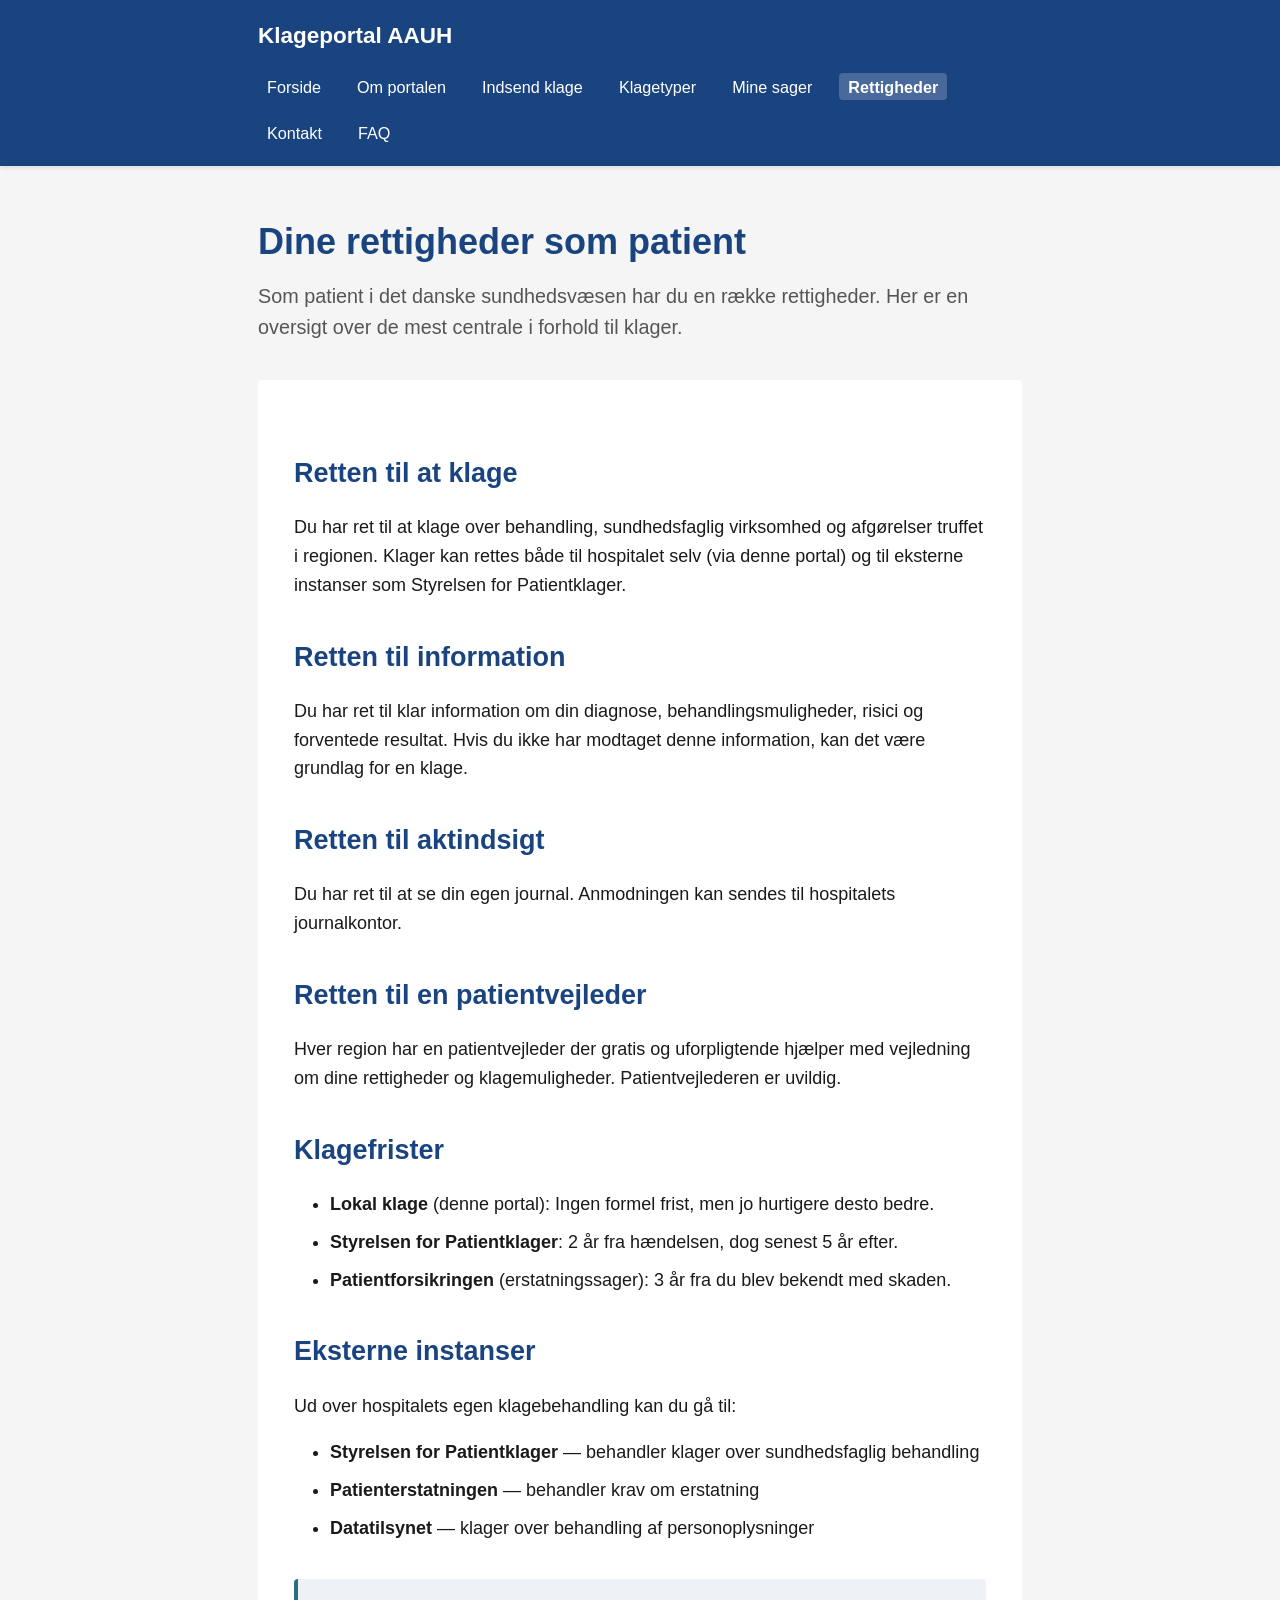
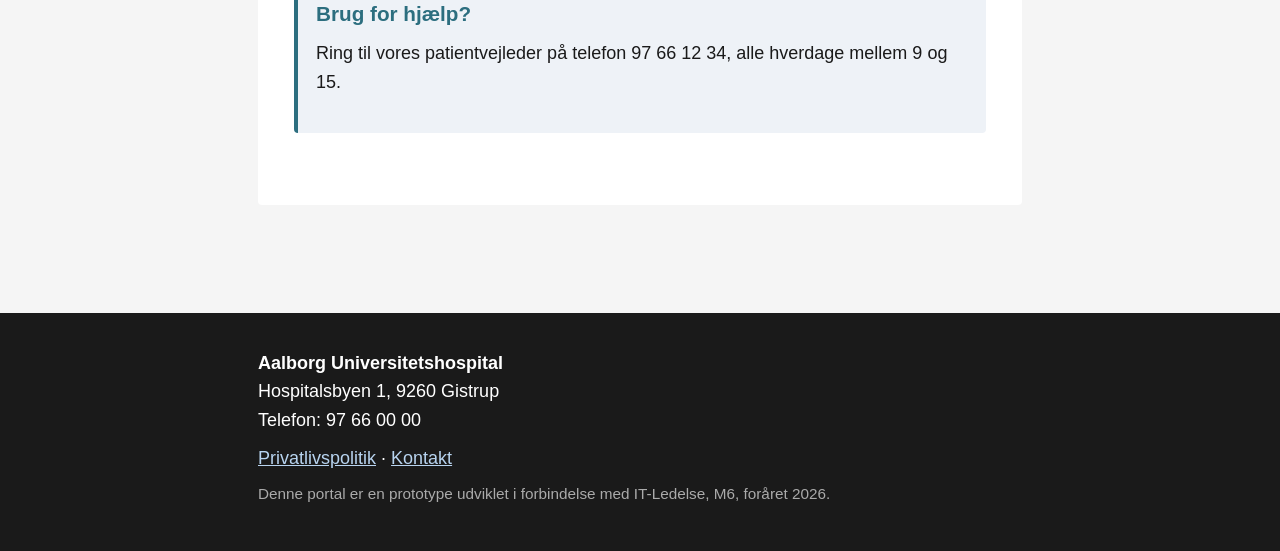
<file: html/patientrettigheder.html>
<html lang="da">
<head>
    <meta charset="UTF-8">
    <meta name="viewport" content="width=device-width, initial-scale=1.0">
    <title>Patientrettigheder — Klageportal AAUH</title>
    <link rel="stylesheet" href="../css/style.css">
    <link rel="stylesheet" href="../css/forms.css">
    <link rel="stylesheet" href="../css/responsive.css">
</head>
<body>
    <header>
        <div class="header-inner">
            <a href="index.html" class="logo">Klageportal AAUH</a>
            <nav>
                <ul>
                    <li><a href="index.html">Forside</a></li>
                    <li><a href="om-portalen.html">Om portalen</a></li>
                    <li><a href="indsend-klage.html">Indsend klage</a></li>
                    <li><a href="klagetyper.html">Klagetyper</a></li>
                    <li><a href="mine-sager.html">Mine sager</a></li>
                    <li><a href="patientrettigheder.html" class="active">Rettigheder</a></li>
                    <li><a href="kontakt.html">Kontakt</a></li>
                    <li><a href="faq.html">FAQ</a></li>
                </ul>
            </nav>
        </div>
    </header>

    <main>
        <section class="page-header">
            <h1>Dine rettigheder som patient</h1>
            <p class="lead">Som patient i det danske sundhedsvæsen har du en række rettigheder. Her er en oversigt over de mest centrale i forhold til klager.</p>
        </section>

        <section class="content">
            <h2>Retten til at klage</h2>
            <p>Du har ret til at klage over behandling, sundhedsfaglig virksomhed og afgørelser truffet i regionen. Klager kan rettes både til hospitalet selv (via denne portal) og til eksterne instanser som Styrelsen for Patientklager.</p>

            <h2>Retten til information</h2>
            <p>Du har ret til klar information om din diagnose, behandlingsmuligheder, risici og forventede resultat. Hvis du ikke har modtaget denne information, kan det være grundlag for en klage.</p>

            <h2>Retten til aktindsigt</h2>
            <p>Du har ret til at se din egen journal. Anmodningen kan sendes til hospitalets journalkontor.</p>

            <h2>Retten til en patientvejleder</h2>
            <p>Hver region har en patientvejleder der gratis og uforpligtende hjælper med vejledning om dine rettigheder og klagemuligheder. Patientvejlederen er uvildig.</p>

            <h2>Klagefrister</h2>
            <ul>
                <li><strong>Lokal klage</strong> (denne portal): Ingen formel frist, men jo hurtigere desto bedre.</li>
                <li><strong>Styrelsen for Patientklager</strong>: 2 år fra hændelsen, dog senest 5 år efter.</li>
                <li><strong>Patientforsikringen</strong> (erstatningssager): 3 år fra du blev bekendt med skaden.</li>
            </ul>

            <h2>Eksterne instanser</h2>
            <p>Ud over hospitalets egen klagebehandling kan du gå til:</p>
            <ul>
                <li><strong>Styrelsen for Patientklager</strong> — behandler klager over sundhedsfaglig behandling</li>
                <li><strong>Patienterstatningen</strong> — behandler krav om erstatning</li>
                <li><strong>Datatilsynet</strong> — klager over behandling af personoplysninger</li>
            </ul>

            <div class="callout">
                <h3>Brug for hjælp?</h3>
                <p>Ring til vores patientvejleder på telefon 97 66 12 34, alle hverdage mellem 9 og 15.</p>
            </div>
        </section>
    </main>

    <footer>
        <div class="footer-inner">
            <p><strong>Aalborg Universitetshospital</strong><br>
            Hospitalsbyen 1, 9260 Gistrup<br>
            Telefon: 97 66 00 00</p>
            <p><a href="privatlivspolitik.html">Privatlivspolitik</a> · <a href="kontakt.html">Kontakt</a></p>
            <p class="small">Denne portal er en prototype udviklet i forbindelse med IT-Ledelse, M6, foråret 2026.</p>
        </div>
    </footer>
</body>
</html>
</file>
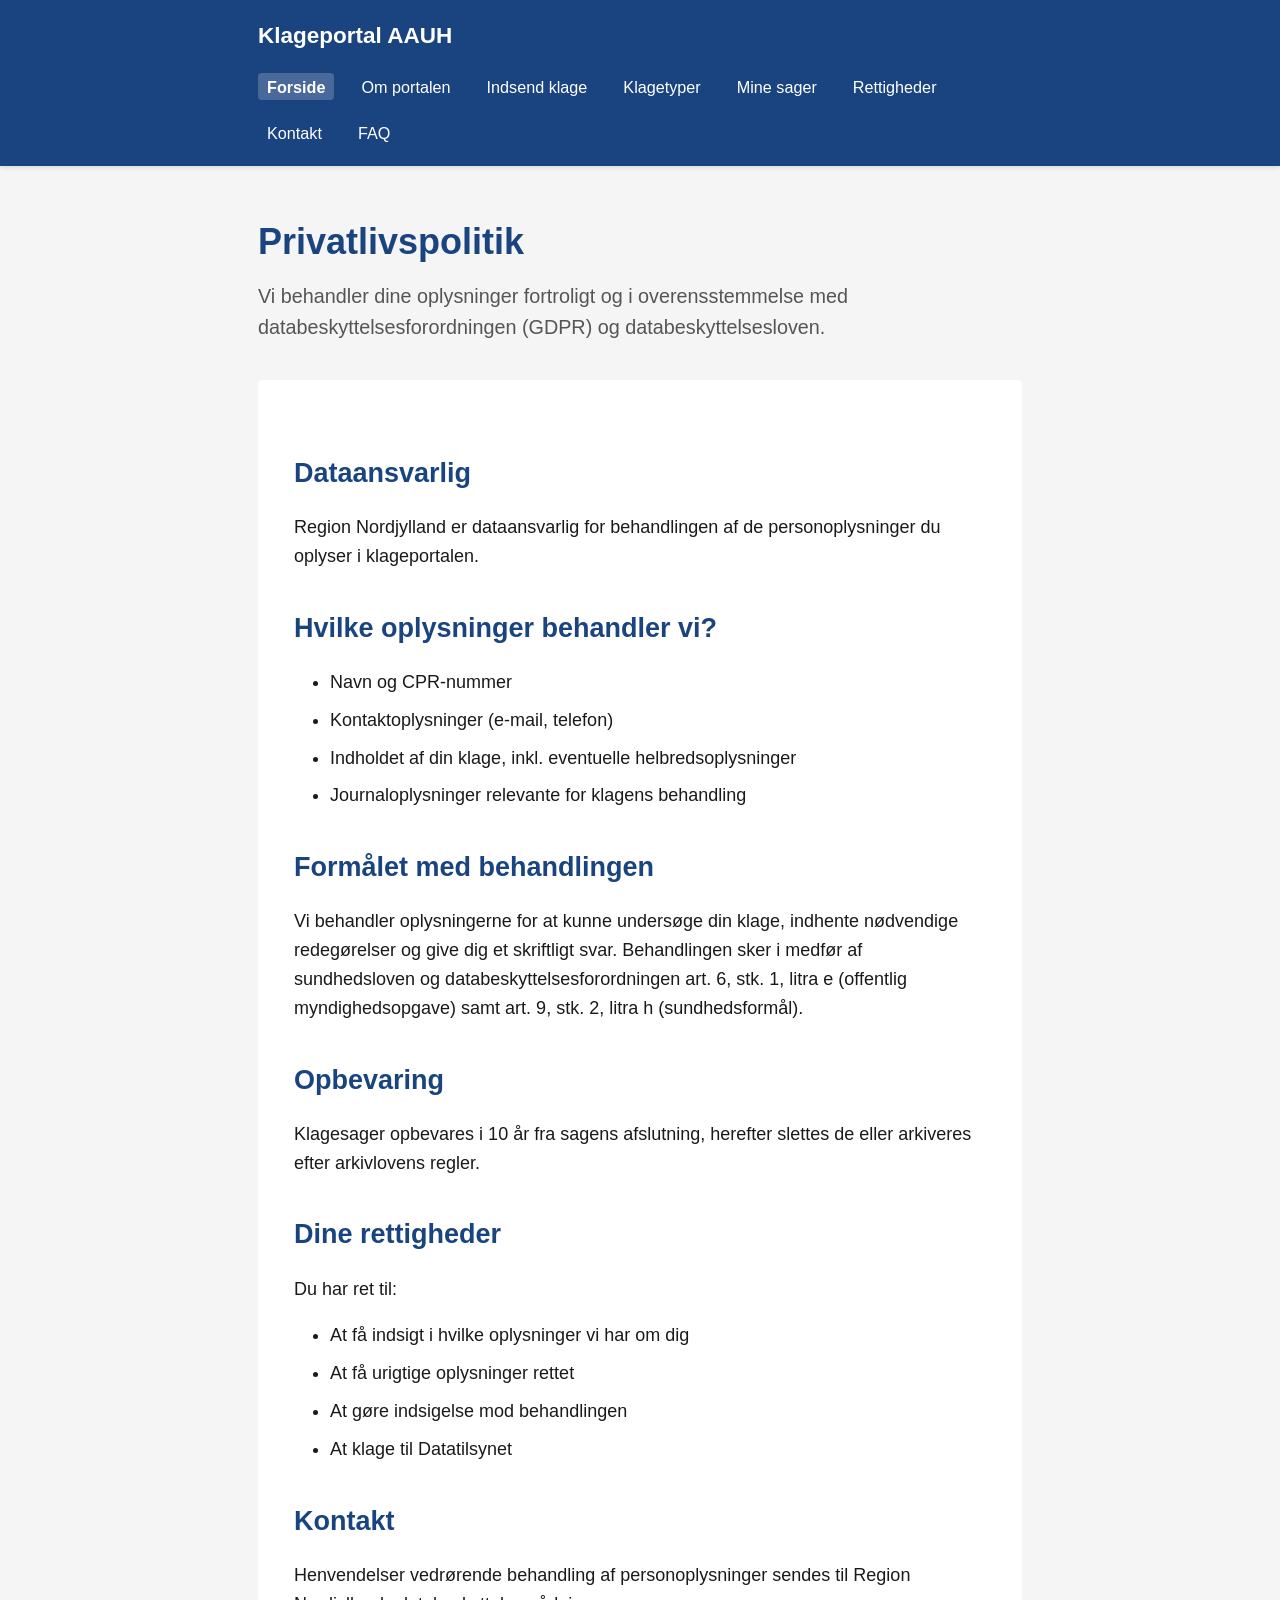
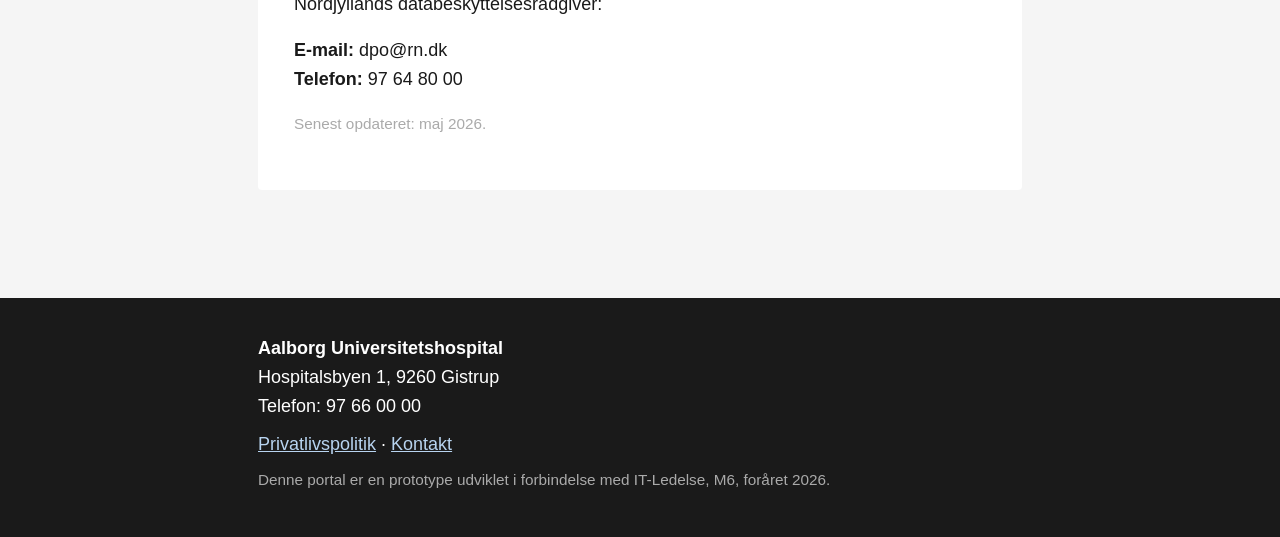
<file: html/privatlivspolitik.html>
<!DOCTYPE html>
<html lang="da">
<head>
    <meta charset="UTF-8">
    <meta name="viewport" content="width=device-width, initial-scale=1.0">
    <title>Privatlivspolitik — Klageportal AAUH</title>
    <link rel="stylesheet" href="../css/style.css">
    <link rel="stylesheet" href="../css/forms.css">
    <link rel="stylesheet" href="../css/responsive.css">
</head>
<body>
    <header>
        <div class="header-inner">
            <a href="index.html" class="logo">Klageportal AAUH</a>
            <nav>
                <ul>
                    <li><a href="index.html" class="active">Forside</a></li>
                    <li><a href="om-portalen.html">Om portalen</a></li>
                    <li><a href="indsend-klage.html">Indsend klage</a></li>
                    <li><a href="klagetyper.html">Klagetyper</a></li>
                    <li><a href="mine-sager.html">Mine sager</a></li>
                    <li><a href="patientrettigheder.html">Rettigheder</a></li>
                    <li><a href="kontakt.html">Kontakt</a></li>
                    <li><a href="faq.html">FAQ</a></li>
                </ul>
            </nav>
        </div>
    </header>

    <main>
        <section class="page-header">
            <h1>Privatlivspolitik</h1>
            <p class="lead">Vi behandler dine oplysninger fortroligt og i overensstemmelse med databeskyttelsesforordningen (GDPR) og databeskyttelsesloven.</p>
        </section>

        <section class="content">
            <h2>Dataansvarlig</h2>
            <p>Region Nordjylland er dataansvarlig for behandlingen af de personoplysninger du oplyser i klageportalen.</p>

            <h2>Hvilke oplysninger behandler vi?</h2>
            <ul>
                <li>Navn og CPR-nummer</li>
                <li>Kontaktoplysninger (e-mail, telefon)</li>
                <li>Indholdet af din klage, inkl. eventuelle helbredsoplysninger</li>
                <li>Journaloplysninger relevante for klagens behandling</li>
            </ul>

            <h2>Formålet med behandlingen</h2>
            <p>Vi behandler oplysningerne for at kunne undersøge din klage, indhente nødvendige redegørelser og give dig et skriftligt svar. Behandlingen sker i medfør af sundhedsloven og databeskyttelsesforordningen art. 6, stk. 1, litra e (offentlig myndighedsopgave) samt art. 9, stk. 2, litra h (sundhedsformål).</p>

            <h2>Opbevaring</h2>
            <p>Klagesager opbevares i 10 år fra sagens afslutning, herefter slettes de eller arkiveres efter arkivlovens regler.</p>

            <h2>Dine rettigheder</h2>
            <p>Du har ret til:</p>
            <ul>
                <li>At få indsigt i hvilke oplysninger vi har om dig</li>
                <li>At få urigtige oplysninger rettet</li>
                <li>At gøre indsigelse mod behandlingen</li>
                <li>At klage til Datatilsynet</li>
            </ul>

            <h2>Kontakt</h2>
            <p>Henvendelser vedrørende behandling af personoplysninger sendes til Region Nordjyllands databeskyttelsesrådgiver:</p>
            <p>
                <strong>E-mail:</strong> dpo@rn.dk<br>
                <strong>Telefon:</strong> 97 64 80 00
            </p>

            <p class="small">Senest opdateret: maj 2026.</p>
        </section>
    </main>

    <footer>
        <div class="footer-inner">
            <p><strong>Aalborg Universitetshospital</strong><br>
            Hospitalsbyen 1, 9260 Gistrup<br>
            Telefon: 97 66 00 00</p>
            <p><a href="privatlivspolitik.html">Privatlivspolitik</a> · <a href="kontakt.html">Kontakt</a></p>
            <p class="small">Denne portal er en prototype udviklet i forbindelse med IT-Ledelse, M6, foråret 2026.</p>
        </div>
    </footer>
</body>
</html>
</file>
<file: css/style.css>
/* ==========================================================================
   Klageportal AAUH — Hovedstyling
   Forfatter: Lasse (Sprint 2, dag 2)
   Baseret på designdokument.md
   ========================================================================== */

/* Reset og grundlæggende variable */
:root {
    --color-primary: #1a4480;
    --color-secondary: #2c6e7f;
    --color-bg: #f5f5f5;
    --color-surface: #ffffff;
    --color-text: #1a1a1a;
    --color-text-muted: #555555;
    --color-border: #d4d4d4;
    --color-warning: #a83232;
    --color-success: #2d6e3e;

    --font-base: -apple-system, BlinkMacSystemFont, "Segoe UI", Roboto, "Helvetica Neue", Arial, sans-serif;

    --spacing-sm: 0.5rem;
    --spacing-md: 1rem;
    --spacing-lg: 2rem;
    --spacing-xl: 3rem;

    --max-width: 800px;
    --radius: 4px;
}

*, *::before, *::after {
    box-sizing: border-box;
    margin: 0;
    padding: 0;
}

html {
    font-size: 18px;
}

body {
    font-family: var(--font-base);
    line-height: 1.6;
    color: var(--color-text);
    background-color: var(--color-bg);
    min-height: 100vh;
    display: flex;
    flex-direction: column;
}

/* Header */
header {
    background-color: var(--color-primary);
    color: white;
    padding: var(--spacing-md) 0;
    position: sticky;
    top: 0;
    z-index: 100;
    box-shadow: 0 2px 4px rgba(0,0,0,0.1);
}

.header-inner {
    max-width: var(--max-width);
    margin: 0 auto;
    padding: 0 var(--spacing-md);
    display: flex;
    justify-content: space-between;
    align-items: center;
    flex-wrap: wrap;
    gap: var(--spacing-md);
}

.logo {
    color: white;
    text-decoration: none;
    font-size: 1.25rem;
    font-weight: 700;
}

nav ul {
    list-style: none;
    display: flex;
    gap: var(--spacing-md);
    flex-wrap: wrap;
}

nav a {
    color: white;
    text-decoration: none;
    padding: 0.25rem 0.5rem;
    font-size: 0.9rem;
    border-radius: var(--radius);
    transition: background-color 0.2s;
}

nav a:hover,
nav a:focus {
    background-color: rgba(255,255,255,0.15);
    outline: none;
}

nav a.active {
    background-color: rgba(255,255,255,0.2);
    font-weight: 600;
}

/* Main content */
main {
    flex: 1;
    max-width: var(--max-width);
    margin: 0 auto;
    padding: var(--spacing-xl) var(--spacing-md);
    width: 100%;
}

/* Headings */
h1 {
    font-size: 2rem;
    color: var(--color-primary);
    margin-bottom: var(--spacing-md);
    line-height: 1.2;
}

h2 {
    font-size: 1.5rem;
    color: var(--color-primary);
    margin-top: var(--spacing-lg);
    margin-bottom: var(--spacing-md);
}

h3 {
    font-size: 1.15rem;
    color: var(--color-secondary);
    margin-top: var(--spacing-md);
    margin-bottom: var(--spacing-sm);
}

p {
    margin-bottom: var(--spacing-md);
}

.lead {
    font-size: 1.1rem;
    color: var(--color-text-muted);
    margin-bottom: var(--spacing-lg);
}

/* Links */
a {
    color: var(--color-secondary);
    text-decoration: underline;
}

a:hover,
a:focus {
    color: var(--color-primary);
    outline: none;
}

/* Hero (forside) */
.hero {
    background-color: var(--color-surface);
    padding: var(--spacing-xl);
    border-radius: var(--radius);
    margin-bottom: var(--spacing-lg);
    text-align: center;
}

.hero h1 {
    margin-bottom: var(--spacing-md);
}

/* Knapper */
.btn {
    display: inline-block;
    padding: 0.75rem 1.5rem;
    border-radius: var(--radius);
    text-decoration: none;
    font-size: 1rem;
    font-weight: 600;
    border: 2px solid transparent;
    cursor: pointer;
    transition: all 0.2s;
    font-family: inherit;
}

.btn-primary {
    background-color: var(--color-primary);
    color: white;
}

.btn-primary:hover,
.btn-primary:focus {
    background-color: var(--color-secondary);
    color: white;
}

.btn-secondary {
    background-color: transparent;
    color: var(--color-primary);
    border-color: var(--color-primary);
}

.btn-secondary:hover,
.btn-secondary:focus {
    background-color: var(--color-primary);
    color: white;
}

/* Info-kort grid */
.info-cards {
    margin-bottom: var(--spacing-lg);
}

.card-grid {
    display: grid;
    grid-template-columns: repeat(3, 1fr);
    gap: var(--spacing-md);
    margin-top: var(--spacing-md);
}

.card {
    background-color: var(--color-surface);
    padding: var(--spacing-md);
    border-radius: var(--radius);
    border-left: 4px solid var(--color-primary);
}

.card h3 {
    margin-top: 0;
}

/* Callout */
.callout {
    background-color: #eef2f7;
    padding: var(--spacing-md);
    border-radius: var(--radius);
    border-left: 4px solid var(--color-secondary);
    margin: var(--spacing-lg) 0;
}

.callout h3 {
    margin-top: 0;
}

/* Page header (alle ikke-forside sider) */
.page-header {
    margin-bottom: var(--spacing-lg);
}

/* Indhold sektion */
.content {
    background-color: var(--color-surface);
    padding: var(--spacing-lg);
    border-radius: var(--radius);
}

.content ul,
.content ol {
    margin-left: var(--spacing-lg);
    margin-bottom: var(--spacing-md);
}

.content li {
    margin-bottom: var(--spacing-sm);
}

/* Info-block (klagetyper.html) */
.info-block {
    padding: var(--spacing-md) 0;
    border-bottom: 1px solid var(--color-border);
}

.info-block:last-child {
    border-bottom: none;
}

.info-block h2 {
    margin-top: 0;
}

/* Tabel (mine-sager) */
.sager-tabel {
    width: 100%;
    border-collapse: collapse;
    margin: var(--spacing-md) 0;
}

.sager-tabel th,
.sager-tabel td {
    text-align: left;
    padding: var(--spacing-sm);
    border-bottom: 1px solid var(--color-border);
}

.sager-tabel th {
    background-color: #eef2f7;
    font-weight: 600;
}

/* Status badges */
.status {
    display: inline-block;
    padding: 0.2rem 0.6rem;
    border-radius: 999px;
    font-size: 0.85rem;
    font-weight: 600;
}

.status-new {
    background-color: #fff4e6;
    color: #8a5500;
}

.status-active {
    background-color: #e6f0ff;
    color: var(--color-primary);
}

.status-done {
    background-color: #e7f5e9;
    color: var(--color-success);
}

.status-forklaring {
    margin-top: var(--spacing-md);
}

.status-forklaring dt {
    margin-top: var(--spacing-sm);
}

.status-forklaring dd {
    margin-left: 0;
    margin-bottom: var(--spacing-sm);
    color: var(--color-text-muted);
}

/* Prototype-note */
.prototype-note {
    background-color: #fff4e6;
    padding: var(--spacing-md);
    border-left: 4px solid #d99500;
    border-radius: var(--radius);
    margin-bottom: var(--spacing-md);
}

/* Kontakt-grid */
.contact-grid {
    display: grid;
    grid-template-columns: 1fr 1fr;
    gap: var(--spacing-md);
}

.contact-card {
    background-color: #f9f9f9;
    padding: var(--spacing-md);
    border-radius: var(--radius);
    border: 1px solid var(--color-border);
}

.contact-card h2 {
    margin-top: 0;
    font-size: 1.2rem;
}

/* FAQ (details/summary) */
.faq-list details {
    border: 1px solid var(--color-border);
    border-radius: var(--radius);
    padding: var(--spacing-sm) var(--spacing-md);
    margin-bottom: var(--spacing-sm);
    background-color: #fafafa;
}

.faq-list summary {
    font-weight: 600;
    cursor: pointer;
    padding: var(--spacing-sm) 0;
    color: var(--color-primary);
}

.faq-list summary:hover {
    color: var(--color-secondary);
}

.faq-list details[open] summary {
    margin-bottom: var(--spacing-sm);
    border-bottom: 1px solid var(--color-border);
}

.faq-list details p {
    margin-bottom: 0;
}

/* Footer */
footer {
    background-color: var(--color-text);
    color: white;
    padding: var(--spacing-lg) 0;
    margin-top: var(--spacing-xl);
}

.footer-inner {
    max-width: var(--max-width);
    margin: 0 auto;
    padding: 0 var(--spacing-md);
}

footer a {
    color: #b8d4f0;
}

footer a:hover {
    color: white;
}

footer p {
    margin-bottom: var(--spacing-sm);
}

.small {
    font-size: 0.85rem;
    color: #aaa;
}
</file>
<file: css/forms.css>
/* ==========================================================================
   Klageportal AAUH — Form-styling
   Forfatter: Lasse
   Anvendes på: indsend-klage.html
   ========================================================================== */

.form-wrapper {
    max-width: 100%;
}

.klage-form fieldset {
    border: 1px solid var(--color-border);
    border-radius: var(--radius);
    padding: var(--spacing-md);
    margin-bottom: var(--spacing-lg);
}

.klage-form legend {
    padding: 0 var(--spacing-sm);
    font-weight: 600;
    color: var(--color-primary);
    font-size: 1.1rem;
}

.form-group {
    margin-bottom: var(--spacing-md);
}

.form-group label {
    display: block;
    font-weight: 600;
    margin-bottom: 0.25rem;
    color: var(--color-text);
}

.form-group input[type="text"],
.form-group input[type="email"],
.form-group input[type="tel"],
.form-group input[type="date"],
.form-group select,
.form-group textarea {
    width: 100%;
    padding: 0.6rem;
    border: 1px solid var(--color-border);
    border-radius: var(--radius);
    font-size: 1rem;
    font-family: inherit;
    background-color: white;
    transition: border-color 0.2s, box-shadow 0.2s;
}

.form-group input:focus,
.form-group select:focus,
.form-group textarea:focus {
    outline: none;
    border-color: var(--color-primary);
    box-shadow: 0 0 0 3px rgba(26, 68, 128, 0.15);
}

.form-group textarea {
    resize: vertical;
    min-height: 100px;
}

.form-group small {
    display: block;
    color: var(--color-text-muted);
    font-size: 0.85rem;
    margin-top: 0.25rem;
}

/* Checkbox-gruppe */
.checkbox-group {
    display: flex;
    align-items: flex-start;
    gap: var(--spacing-sm);
}

.checkbox-group input[type="checkbox"] {
    margin-top: 0.3rem;
    flex-shrink: 0;
    width: 18px;
    height: 18px;
}

.checkbox-group label {
    font-weight: normal;
    margin-bottom: 0;
}

/* Form-knapper */
.form-actions {
    display: flex;
    gap: var(--spacing-md);
    margin-top: var(--spacing-lg);
    flex-wrap: wrap;
}

.form-note {
    margin-top: var(--spacing-md);
    padding: var(--spacing-sm) var(--spacing-md);
    background-color: #fff4e6;
    border-left: 4px solid #d99500;
    border-radius: var(--radius);
    font-size: 0.9rem;
}

/* Required-markering */
.form-group label:has(+ input[required])::after,
.form-group label:has(+ select[required])::after,
.form-group label:has(+ textarea[required])::after {
    /* Stjernen er allerede i HTML-labels, dette er ekstra støtte */
}
</file>
<file: css/responsive.css>
/* ==========================================================================
   Klageportal AAUH — Responsive styling
   Forfatter: Lasse
   Mobile-first light: tilpasser desktop-layoutet til mindre skærme
   ========================================================================== */

/* Tablet og mindre */
@media (max-width: 768px) {
    html {
        font-size: 16px;
    }

    .header-inner {
        flex-direction: column;
        align-items: flex-start;
    }

    nav ul {
        gap: var(--spacing-sm);
    }

    nav a {
        font-size: 0.85rem;
        padding: 0.2rem 0.4rem;
    }

    main {
        padding: var(--spacing-lg) var(--spacing-md);
    }

    h1 {
        font-size: 1.6rem;
    }

    h2 {
        font-size: 1.3rem;
    }

    .card-grid {
        grid-template-columns: 1fr;
    }

    .contact-grid {
        grid-template-columns: 1fr;
    }

    .hero {
        padding: var(--spacing-lg);
    }

    .content {
        padding: var(--spacing-md);
    }

    /* Tabel bliver scrollbar i stedet for at brække layoutet */
    .sager-tabel {
        display: block;
        overflow-x: auto;
        white-space: nowrap;
    }
}

/* Lille mobil */
@media (max-width: 480px) {
    main {
        padding: var(--spacing-md) var(--spacing-sm);
    }

    .hero {
        padding: var(--spacing-md);
    }

    .form-actions {
        flex-direction: column;
    }

    .form-actions .btn {
        width: 100%;
        text-align: center;
    }

    h1 {
        font-size: 1.4rem;
    }

    .logo {
        font-size: 1.1rem;
    }
}
</file>
